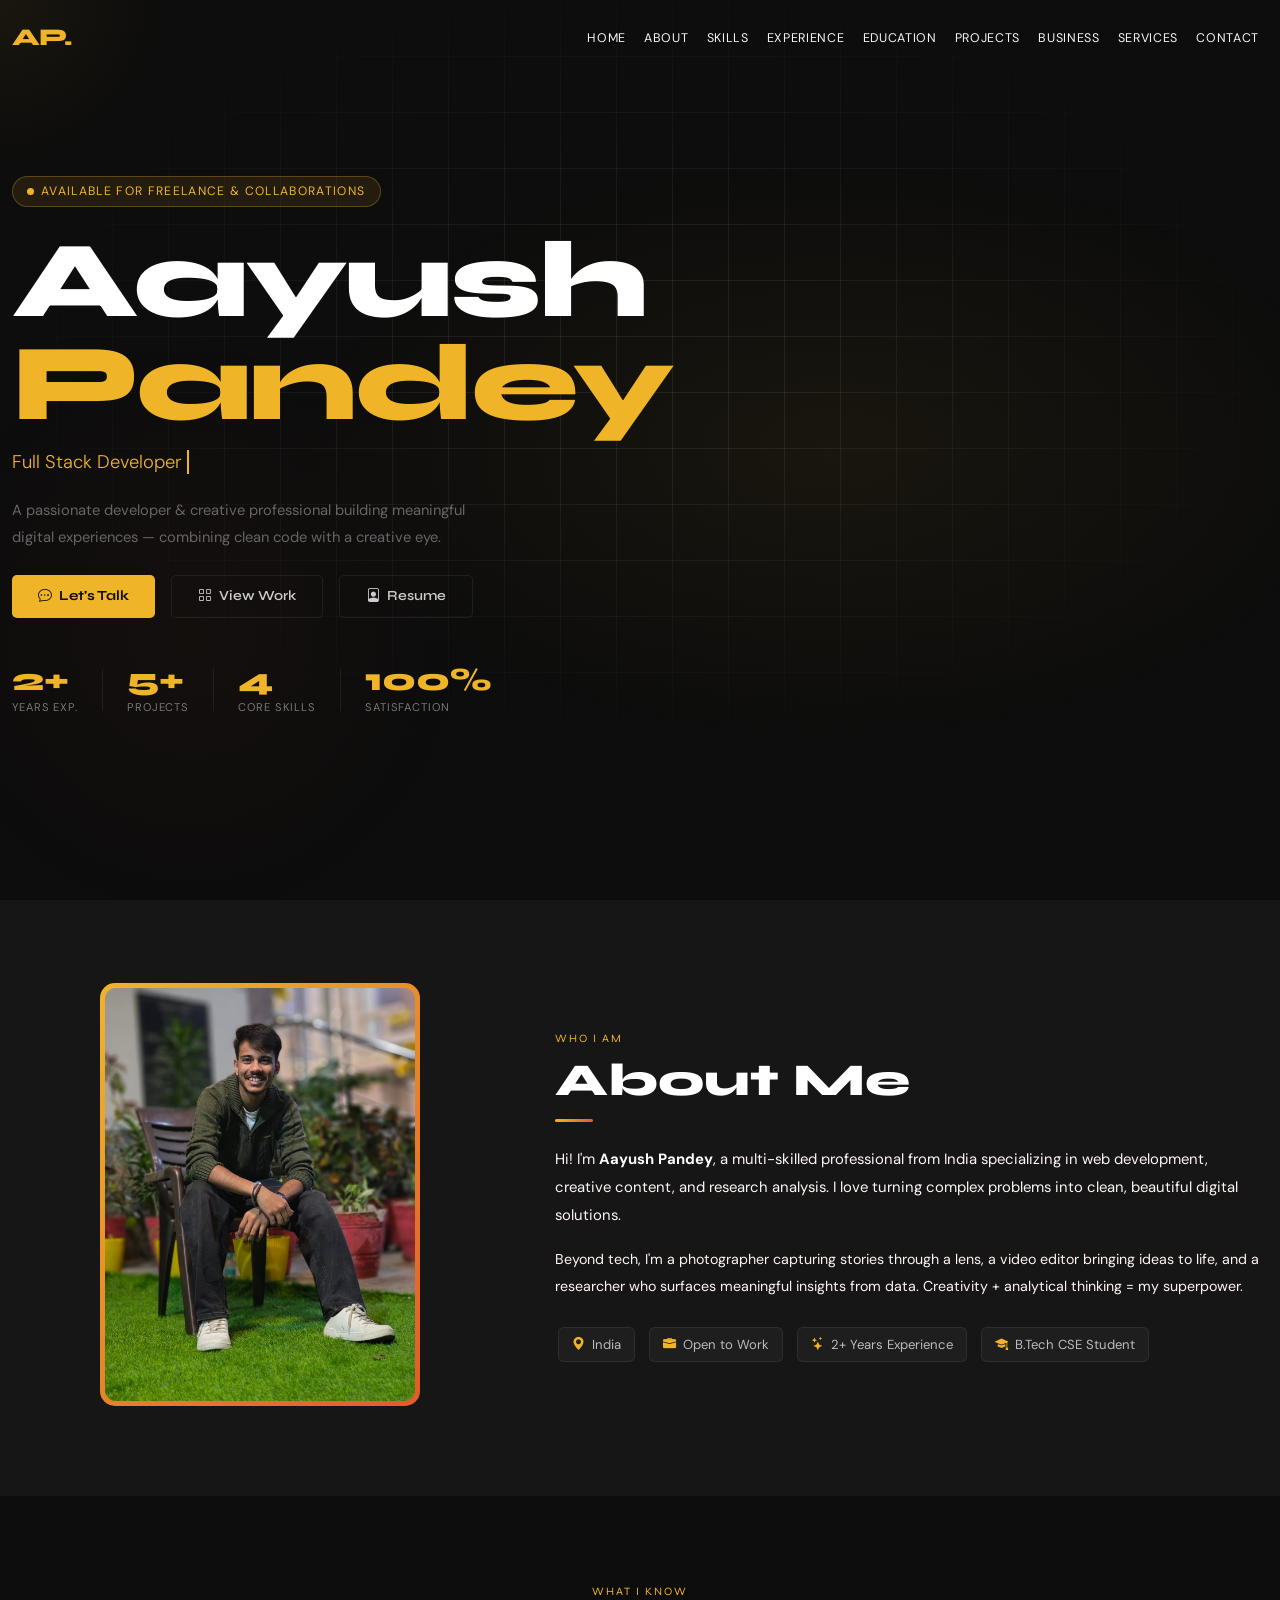
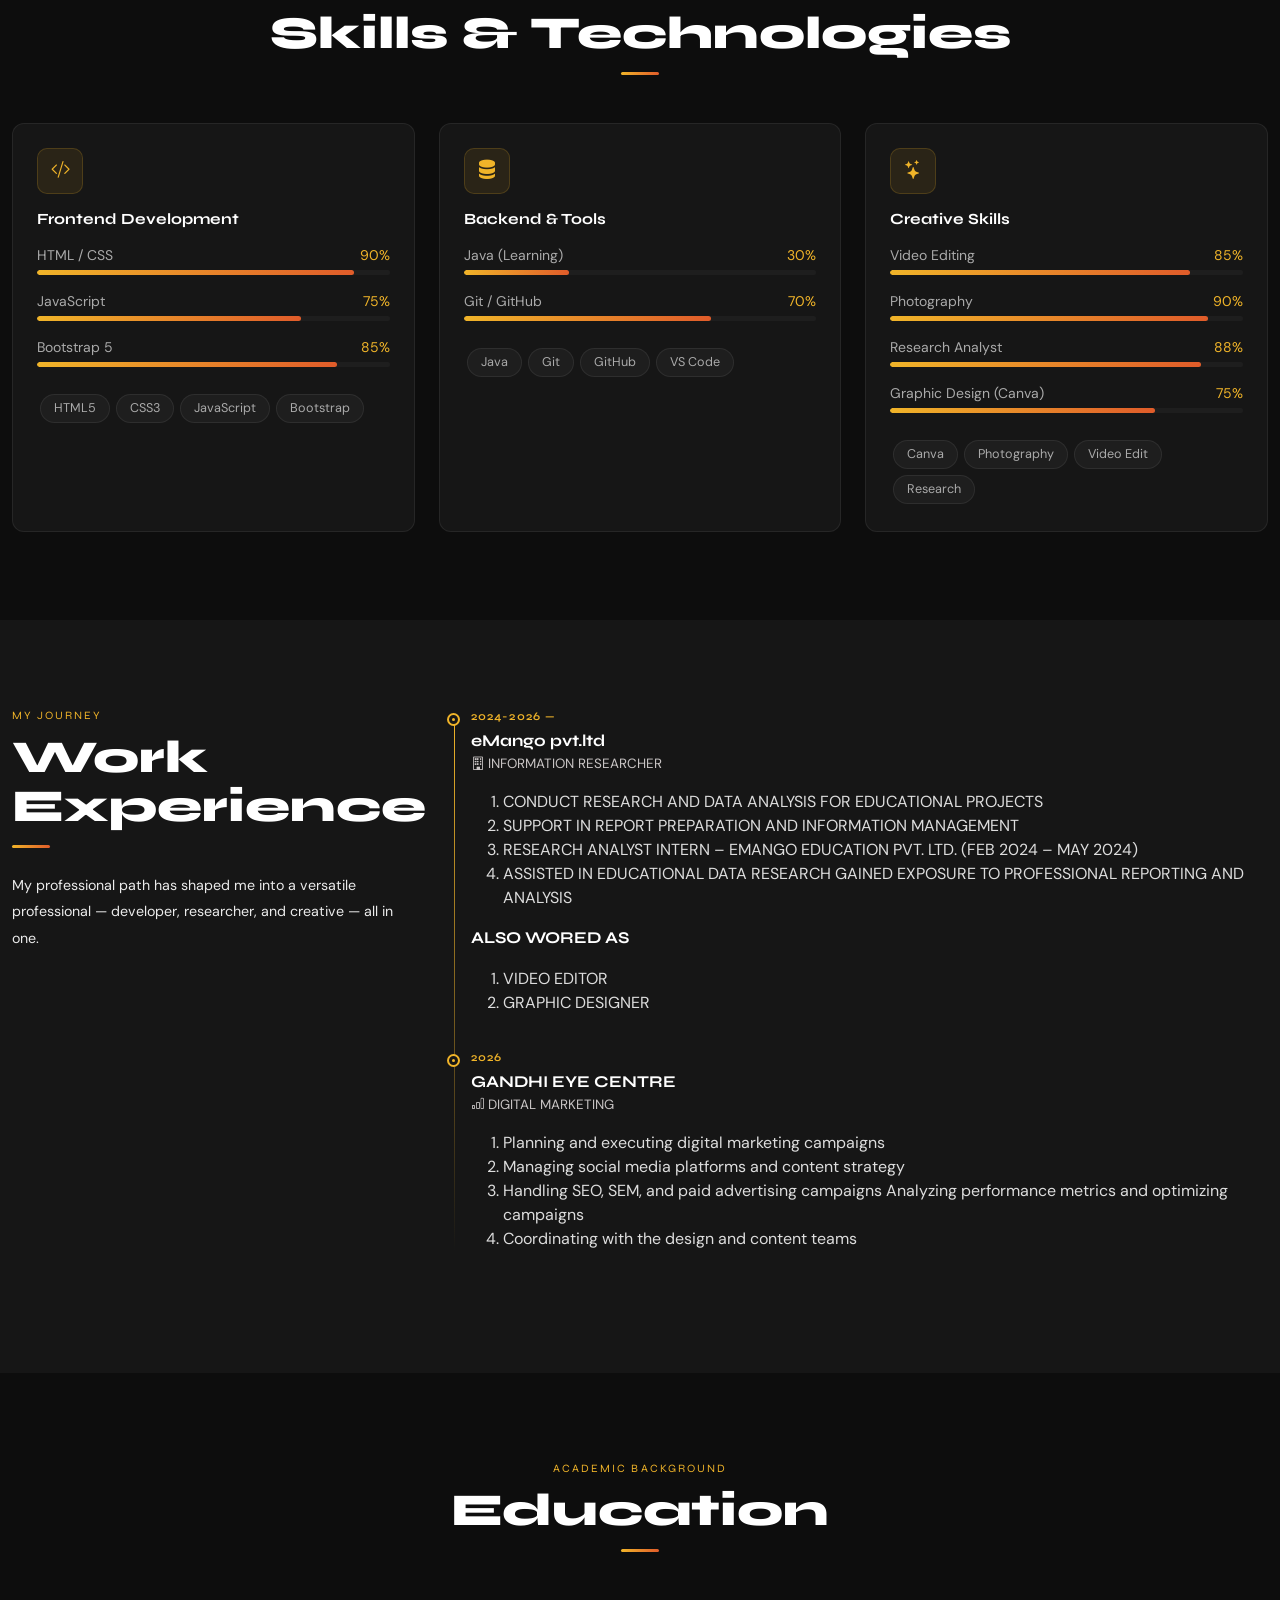
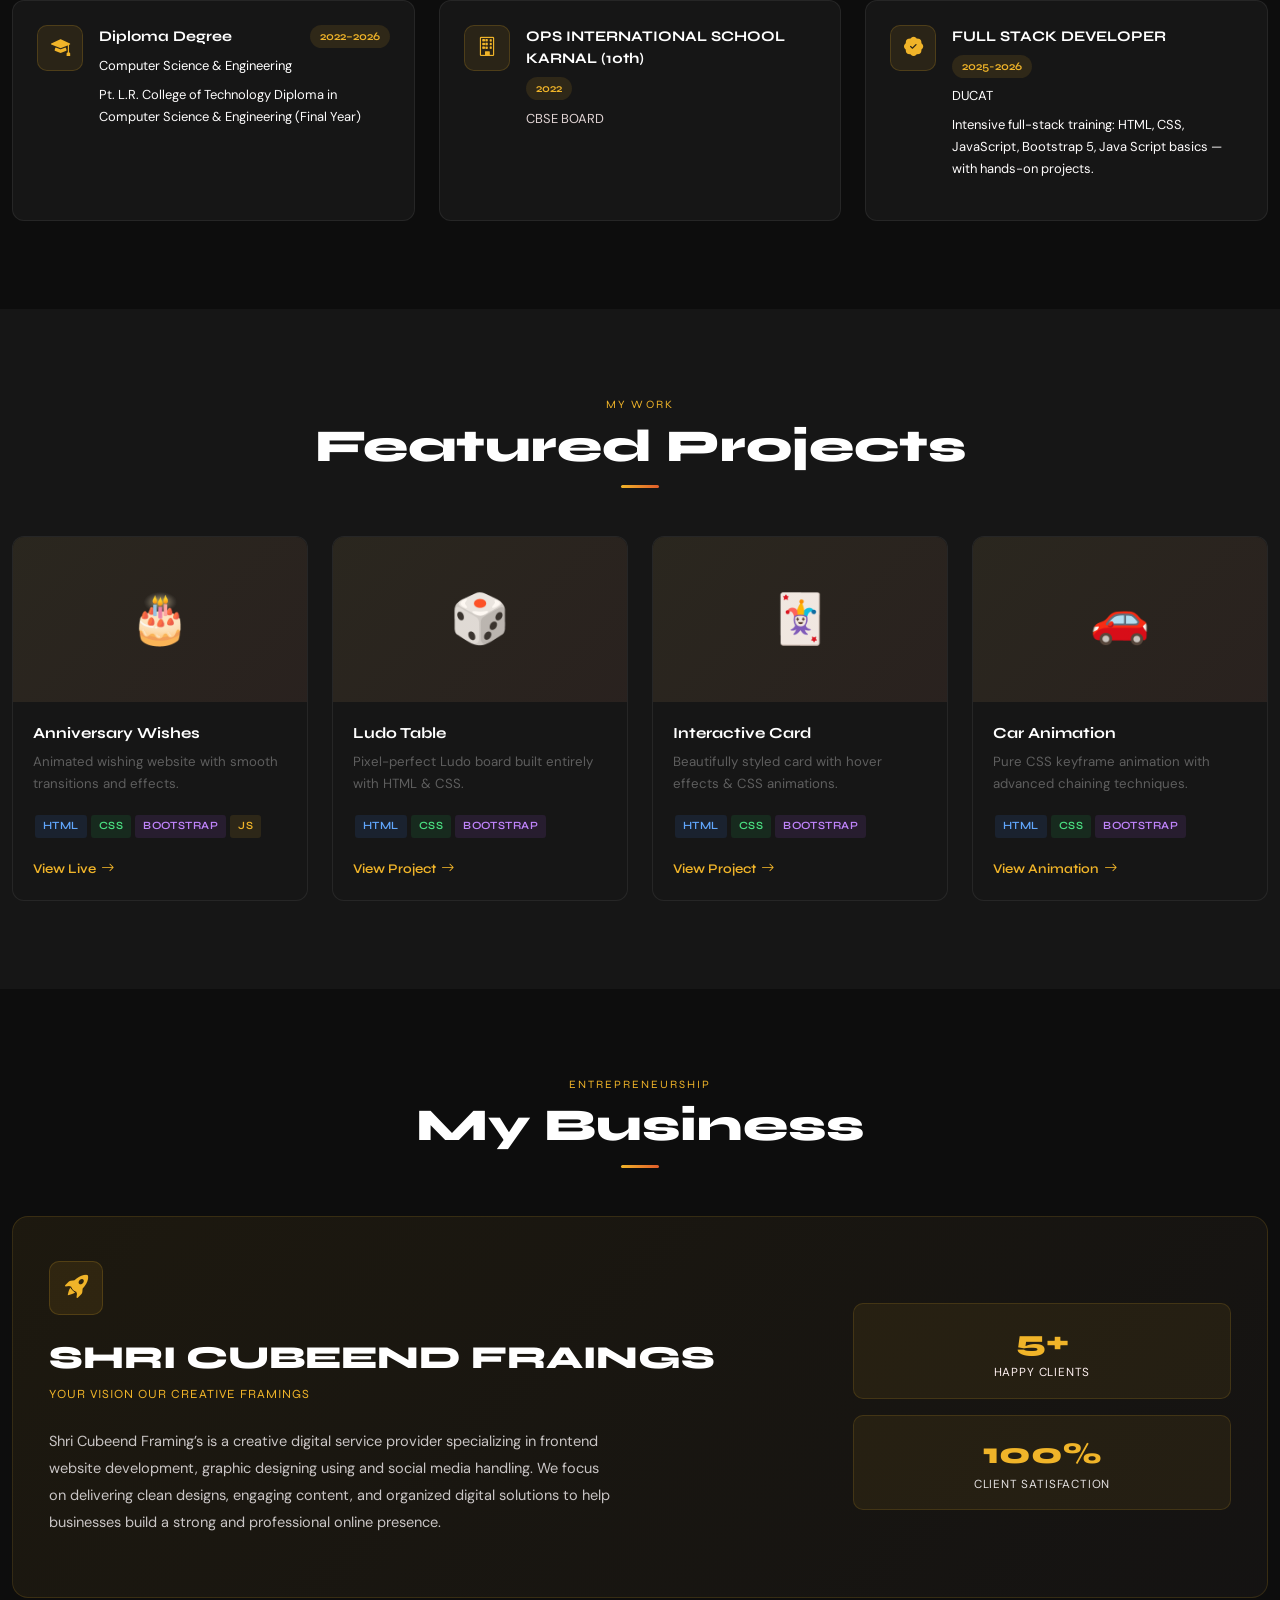
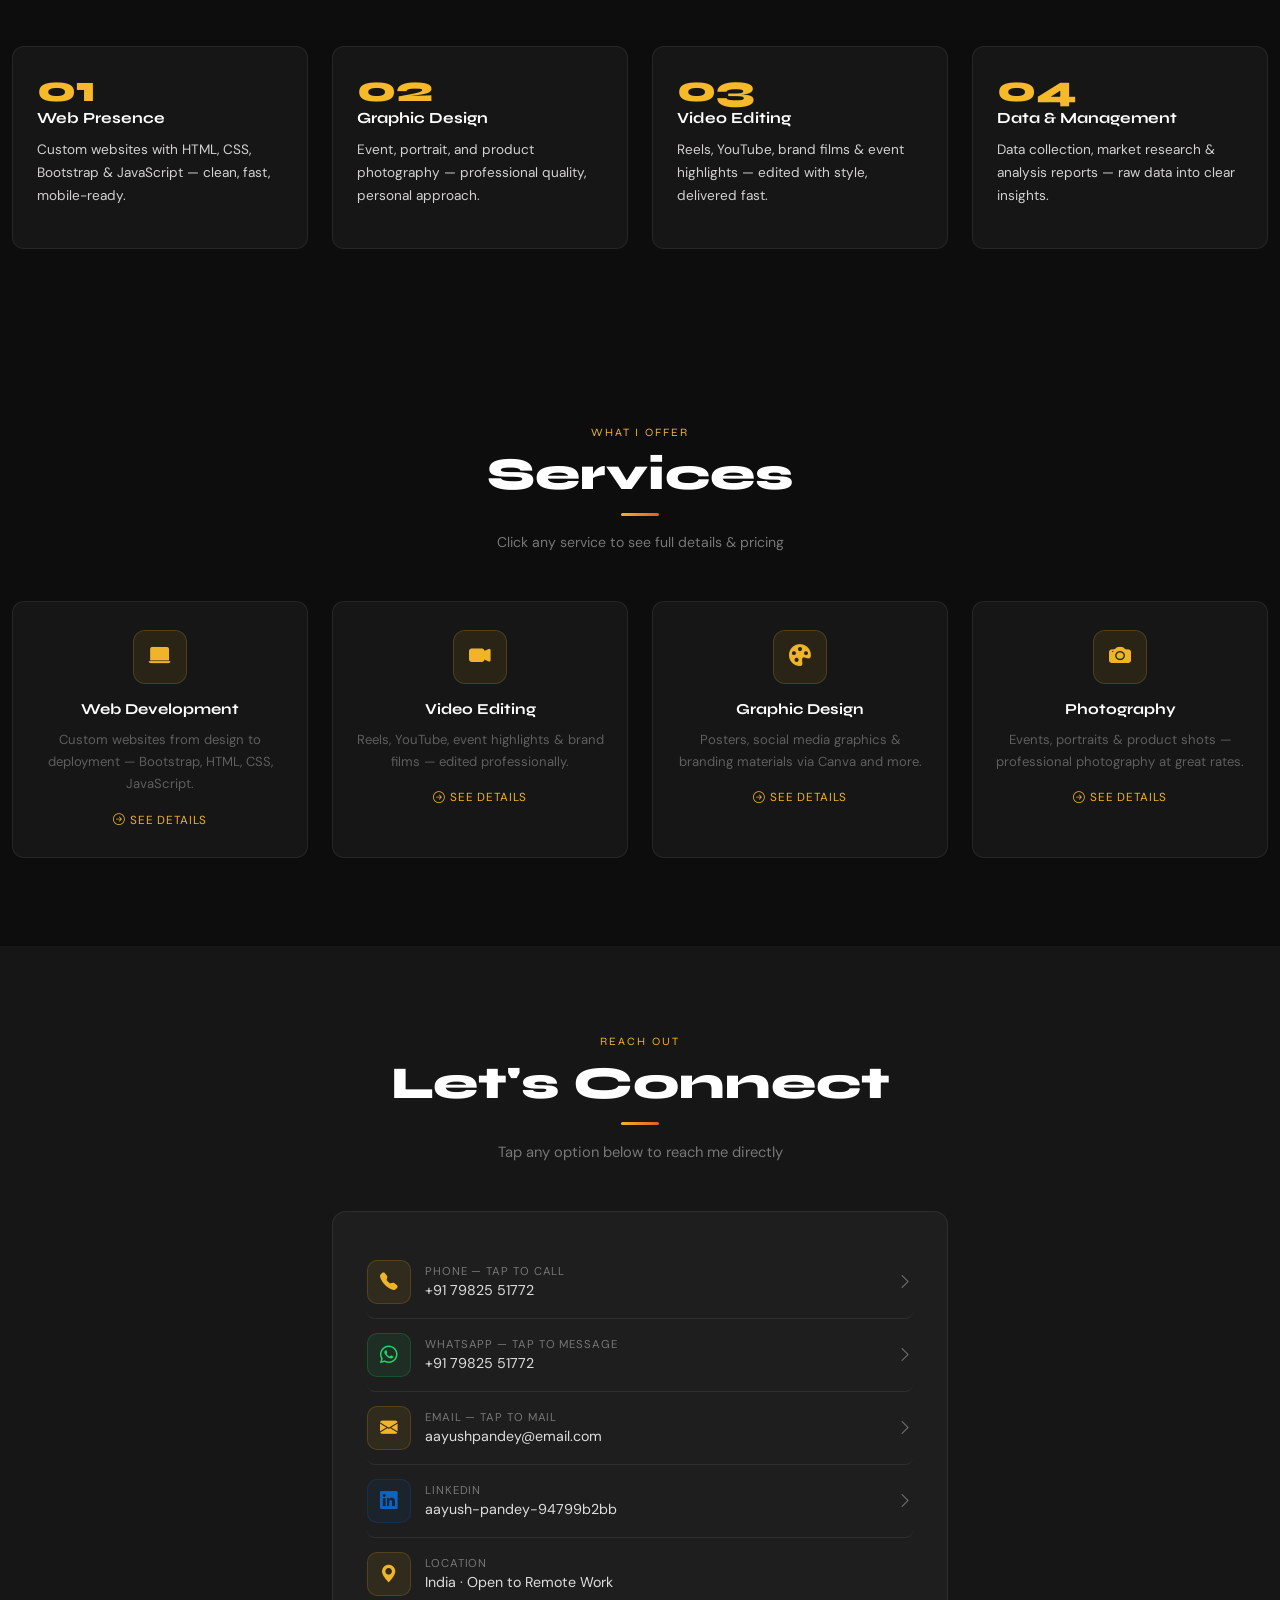
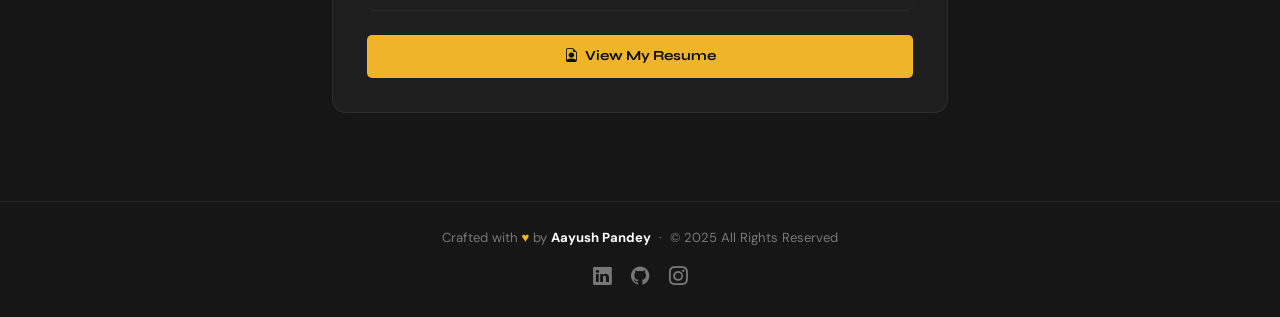
<file: index (1).html>
<!DOCTYPE html>
<html lang="en">
<head>
  <meta charset="UTF-8" />
  <meta name="viewport" content="width=device-width, initial-scale=1.0" />

  <!-- ─── SEO META ─── -->
  <title>Aayush Pandey | Full Stack Developer, Photographer & Creative Professional India</title>
  <meta name="description" content="Aayush Pandey is a Full Stack Developer, Research Analyst, Photographer and Video Editor based in India. Available for freelance web development, photography, video editing and research projects." />
  <meta name="keywords" content="Aayush Pandey, Full Stack Developer India, Web Developer India, Freelance Photographer India, Video Editor India, Research Analyst, Bootstrap Developer, Portfolio India" />
  <meta name="author" content="Aayush Pandey" />
  <meta name="robots" content="index, follow" />
  <link rel="canonical" href="https://aayushpandey.dev/" />
  <meta property="og:type" content="website" />
  <meta property="og:title" content="Aayush Pandey | Developer & Creative Professional" />
  <meta property="og:description" content="Full Stack Developer, Photographer, Video Editor & Research Analyst. Building meaningful digital experiences from India." />
  <meta property="og:url" content="https://aayushpandey.dev/" />
  <meta property="og:image" content="port2.jpeg" />
  <meta name="twitter:card" content="summary_large_image" />
  <meta name="twitter:title" content="Aayush Pandey | Developer & Creative" />
  <meta name="twitter:description" content="Full Stack Developer, Photographer, Video Editor & Research Analyst based in India." />
  <script type="application/ld+json">{"@context":"https://schema.org","@type":"Person","name":"Aayush Pandey","url":"https://aayushpandey.dev","jobTitle":"Full Stack Developer","telephone":"+917982551772","email":"aayushpandey@email.com","address":{"@type":"PostalAddress","addressCountry":"IN"},"sameAs":["https://www.linkedin.com/in/aayush-pandey-94799b2bb/"],"knowsAbout":["Web Development","Photography","Video Editing","Research Analysis","Bootstrap","JavaScript"]}</script>

  <!-- Bootstrap 5 + Icons + Fonts (fully loaded for responsive grid & utilities) -->
  <link href="https://cdn.jsdelivr.net/npm/bootstrap@5.3.3/dist/css/bootstrap.min.css" rel="stylesheet" />
  <link rel="stylesheet" href="https://cdn.jsdelivr.net/npm/bootstrap-icons@1.11.3/font/bootstrap-icons.min.css" />
  <link href="https://fonts.googleapis.com/css2?family=Syne:wght@400;600;700;800&family=DM+Sans:opsz,wght@9..40,300;9..40,400;9..40,500&display=swap" rel="stylesheet" />
  <link rel="stylesheet" href="a.css">
  <!-- tiny extra responsive overrides to ensure Bootstrap + existing CSS work harmoniously (no CSS changes, only ensuring container widths respect Bootstrap) -->
  <style>
    /* no visual change — just ensures Bootstrap container uses proper breakpoints and existing CSS remains untouched */
    .container { max-width: 1280px; }
    @media (max-width: 576px) {
      .hero-stats { justify-content: space-between; width: 100%; }
      .stat-sep { display: none; }
      .hero-stats .stat-sep:first-of-type { display: none; }
    }
    /* ensure images and cards respect fluidity without breaking original design */
    img { max-width: 100%; height: auto; }
    .c-card, .biz-hero, .ct-box { width: 100%; }
    .overlay-inner { width: 100%; }
    .tl { padding-left: 1.5rem; }
    @media (max-width: 768px) {
      .tl::before { left: 2px; }
      .tl-dot { left: -18px; }
    }
  </style>
</head>
<body>
<div id="cg" aria-hidden="true"></div>

<!-- NAVBAR -->
<nav id="navbar" role="navigation" aria-label="Main navigation">
  <div class="container">
    <div class="nav-inner">
      <a href="#home" class="nav-brand" aria-label="Aayush Pandey Portfolio">AP.</a>
      <div class="nav-links" role="menubar">
        <a href="#home">Home</a><a href="#about">About</a><a href="#skills">Skills</a>
        <a href="#experience">Experience</a><a href="#education">Education</a>
        <a href="#projects">Projects</a><a href="#business">Business</a>
        <!-- <a href="#achievements">Achievements</a> -->
        <a href="#services">Services</a>
        <a href="#contact">Contact</a>
      </div>
      <button id="ham-btn" aria-label="Toggle menu" aria-expanded="false"><i class="bi bi-list" id="ham-icon"></i></button>
    </div>
    <div id="mob-menu" role="menu">
      <a href="#home">Home</a><a href="#about">About</a><a href="#skills">Skills</a>
      <a href="#experience">Experience</a><a href="#education">Education</a>
      <a href="#projects">Projects</a><a href="#business">Business</a>
      <a href="#achievements">Achievements</a><a href="#services">Services</a>
      <a href="#contact">Contact</a>
    </div>
  </div>
</nav>

<!-- HERO -->
<section id="home" aria-label="Hero">
  <div class="hero-glow" aria-hidden="true"></div>
  <div class="hero-grid" aria-hidden="true"></div>
  <div class="container position-relative" style="z-index:1">
    <div class="row">
      <div class="col-xl-8 col-lg-10 col-12">
        <div class="hero-tag fu"><span></span>Available for Freelance &amp; Collaborations</div>
        <h1 class="hero-name fu fd1">Aayush<br><em>Pandey</em></h1>
        <p class="hero-role fu fd2"><span id="typing-text"></span><span style="border-right:2px solid var(--ac);animation:pulse 1s infinite;">&nbsp;</span></p>
        <p class="hero-desc fu fd2">A passionate developer &amp; creative professional building meaningful digital experiences — combining clean code with a creative eye.</p>
        <div class="d-flex flex-wrap gap-3 mt-4 fu fd3">
          <a href="#contact" class="btn-gold"><i class="bi bi-chat-dots"></i>Let's Talk</a>
          <a href="#projects" class="btn-ghost"><i class="bi bi-grid"></i>View Work</a>
          <button class="btn-ghost" data-bs-toggle="modal" data-bs-target="#resumeModal"><i class="bi bi-file-person"></i>Resume</button>
        </div>
        <div class="hero-stats fu d-flex flex-wrap align-items-center gap-3 gap-md-4">
          <div><div class="stat-val">2+</div><div class="stat-lbl">Years Exp.</div></div>
          <div class="stat-sep d-none d-sm-block"></div>
          <div><div class="stat-val">5+</div><div class="stat-lbl">Projects</div></div>
          <div class="stat-sep d-none d-sm-block"></div>
          <div><div class="stat-val">4</div><div class="stat-lbl">Core Skills</div></div>
          <div class="stat-sep d-none d-sm-block"></div>
          <div><div class="stat-val">100%</div><div class="stat-lbl">Satisfaction</div></div>
        </div>
      </div>
    </div>
  </div>
</section>

<!-- ABOUT -->
<section id="about" aria-labelledby="about-h">
  <div class="container">
    <div class="row align-items-center g-5">
      <div class="col-lg-5 col-md-6 text-center fu">
        <div class="about-frame mx-auto w-100">
          <img src="./image/maine imagee 1.jpeg" alt="Aayush Pandey — Full Stack Developer" class="img-fluid" loading="lazy">
        </div>
      </div>
      <div class="col-lg-7 col-md-6">
        <span class="s-label fu">Who I Am</span>
        <h2 class="s-title fu fd1" id="about-h">About Me</h2>
        <div class="s-line fu fd1"></div>
        <p class="mt-4 fu fd2" style="color:#fff6f6;line-height:1.88;font-size:.93rem;">Hi! I'm <strong style="color:#fff;">Aayush Pandey</strong>, a multi-skilled professional from India specializing in web development, creative content, and research analysis. I love turning complex problems into clean, beautiful digital solutions.</p>
        <p class="mt-3 fu fd2" style="color:#fff3f3;line-height:1.88;font-size:.89rem;">Beyond tech, I'm a photographer capturing stories through a lens, a video editor bringing ideas to life, and a researcher who surfaces meaningful insights from data. Creativity + analytical thinking = my superpower.</p>
        <div class="mt-4 fu fd3 d-flex flex-wrap gap-2">
          <span class="info-chip"><i class="bi bi-geo-alt-fill"></i>India</span>
          <span class="info-chip"><i class="bi bi-briefcase-fill"></i>Open to Work</span>
          <span class="info-chip"><i class="bi bi-stars"></i>2+ Years Experience</span>
          <span class="info-chip"><i class="bi bi-mortarboard-fill"></i>B.Tech CSE Student</span>
        </div>
      </div>
    </div>
  </div>
</section>

<!-- SKILLS -->
<section id="skills" aria-labelledby="skills-h">
  <div class="container">
    <div class="text-center mb-5 fu">
      <span class="s-label">What I Know</span>
      <h2 class="s-title" id="skills-h">Skills &amp; Technologies</h2>
      <div class="s-line mx-auto"></div>
    </div>
    <div class="row g-4">
      <div class="col-md-6 col-lg-4 fu">
        <div class="c-card p-4 h-100">
          <div class="icon-box mb-3"><i class="bi bi-code-slash"></i></div>
          <h3 style="font-family:'Syne',sans-serif;font-weight:700;color:#fff;font-size:.97rem;margin-bottom:16px;">Frontend Development</h3>
          <div class="mb-3"><div class="d-flex justify-content-between mb-1"><small style="color:#aaa;">HTML / CSS</small><small style="color:var(--ac);">90%</small></div><div class="pb-wrap"><div class="pb-fill" data-w="90"></div></div></div>
          <div class="mb-3"><div class="d-flex justify-content-between mb-1"><small style="color:#aaa;">JavaScript</small><small style="color:var(--ac);">75%</small></div><div class="pb-wrap"><div class="pb-fill" data-w="75"></div></div></div>
          <div class="mb-4"><div class="d-flex justify-content-between mb-1"><small style="color:#aaa;">Bootstrap 5</small><small style="color:var(--ac);">85%</small></div><div class="pb-wrap"><div class="pb-fill" data-w="85"></div></div></div>
          <div><span class="skill-pill">HTML5</span><span class="skill-pill">CSS3</span><span class="skill-pill">JavaScript</span><span class="skill-pill">Bootstrap</span></div>
        </div>
      </div>
      <div class="col-md-6 col-lg-4 fu fd1">
        <div class="c-card p-4 h-100">
          <div class="icon-box mb-3"><i class="bi bi-server"></i></div>
          <h3 style="font-family:'Syne',sans-serif;font-weight:700;color:#fff;font-size:.97rem;margin-bottom:16px;">Backend &amp; Tools</h3>
          <div class="mb-3"><div class="d-flex justify-content-between mb-1"><small style="color:#aaa;">Java (Learning)</small><small style="color:var(--ac);">30%</small></div><div class="pb-wrap"><div class="pb-fill" data-w="30"></div></div></div>
          <div class="mb-4"><div class="d-flex justify-content-between mb-1"><small style="color:#aaa;">Git / GitHub</small><small style="color:var(--ac);">70%</small></div><div class="pb-wrap"><div class="pb-fill" data-w="70"></div></div></div>
          <div><span class="skill-pill">Java</span><span class="skill-pill">Git</span><span class="skill-pill">GitHub</span><span class="skill-pill">VS Code</span></div>
        </div>
      </div>
      <div class="col-md-6 col-lg-4 fu fd2">
        <div class="c-card p-4 h-100">
          <div class="icon-box mb-3"><i class="bi bi-stars"></i></div>
          <h3 style="font-family:'Syne',sans-serif;font-weight:700;color:#fff;font-size:.97rem;margin-bottom:16px;">Creative Skills</h3>
          <div class="mb-3"><div class="d-flex justify-content-between mb-1"><small style="color:#aaa;">Video Editing</small><small style="color:var(--ac);">85%</small></div><div class="pb-wrap"><div class="pb-fill" data-w="85"></div></div></div>
          <div class="mb-3"><div class="d-flex justify-content-between mb-1"><small style="color:#aaa;">Photography</small><small style="color:var(--ac);">90%</small></div><div class="pb-wrap"><div class="pb-fill" data-w="90"></div></div></div>
          <div class="mb-3"><div class="d-flex justify-content-between mb-1"><small style="color:#aaa;">Research Analyst</small><small style="color:var(--ac);">88%</small></div><div class="pb-wrap"><div class="pb-fill" data-w="88"></div></div></div>
          <div class="mb-4"><div class="d-flex justify-content-between mb-1"><small style="color:#aaa;">Graphic Design (Canva)</small><small style="color:var(--ac);">75%</small></div><div class="pb-wrap"><div class="pb-fill" data-w="75"></div></div></div>
          <div><span class="skill-pill">Canva</span><span class="skill-pill">Photography</span><span class="skill-pill">Video Edit</span><span class="skill-pill">Research</span></div>
        </div>
      </div>
    </div>
  </div>
</section>

<!-- EXPERIENCE -->
<section id="experience" aria-labelledby="exp-h">
  <div class="container">
    <div class="row g-5">
      <div class="col-lg-4 col-md-12 fu">
        <span class="s-label">My Journey</span>
        <h2 class="s-title" id="exp-h">Work Experience</h2>
        <div class="s-line"></div>
        <p class="mt-4" style="color:#ebebeb;font-size:.89rem;line-height:1.85;">My professional path has shaped me into a versatile professional — developer, researcher, and creative — all in one.</p>
      </div>
      <div class="col-lg-8 col-md-12 fu fd1">
        <div class="tl">
          <div class="tl-item">
            <div class="tl-dot"></div>
            <div class="tl-date">2024-2026 — </div>
            <div class="tl-role">eMango pvt.ltd </div>
            <div class="tl-co" style="color: #c9c5c5;"><i class="bi bi-building me-1"></i>INFORMATION RESEARCHER</div>
            <p class="tl-desc"><ol>
                <li>CONDUCT RESEARCH AND DATA ANALYSIS FOR
EDUCATIONAL PROJECTS
</li>
<li>SUPPORT IN REPORT PREPARATION AND INFORMATION
MANAGEMENT</li>
<li>RESEARCH ANALYST INTERN – EMANGO EDUCATION PVT.
LTD. (FEB 2024 – MAY 2024)
</li>
<li>ASSISTED IN EDUCATIONAL DATA RESEARCH
GAINED EXPOSURE TO PROFESSIONAL REPORTING AND
ANALYSIS
</li>
            </ol></p>
             <div class="tl-role">ALSO WORED AS </div>
             <p class="tl-desc"><ol>
            <LI>VIDEO EDITOR</LI>
            <LI>GRAPHIC DESIGNER</LI>
            
            </ol></p>
          </div>
          <div class="tl-item">
            <div class="tl-dot"></div>
            <div class="tl-date">2026</div>
            <div class="tl-role">GANDHI EYE CENTRE</div>
            <div class="tl-co" style="color: #c9c5c5;"><i class="bi bi-bar-chart me-1"></i>DIGITAL MARKETING</div>
            <p class="tl-desc"><OL>
                <LI>Planning and executing digital marketing campaigns </LI>
                <LI>Managing social media platforms and content strategy </LI>
                <LI> Handling SEO, SEM, and paid advertising campaigns 
Analyzing performance metrics and optimizing campaigns </LI>
<LI>Coordinating with the design and content teams 
</LI>
            </OL></p>
          </div>
          
        </div>
      </div>
    </div>
  </div>
</section>

<!-- EDUCATION -->
<section id="education" aria-labelledby="edu-h">
  <div class="container">
    <div class="text-center mb-5 fu">
      <span class="s-label">Academic Background</span>
      <h2 class="s-title" id="edu-h">Education</h2>
      <div class="s-line mx-auto"></div>
    </div>
    <div class="row g-4">
      <div class="col-md-6 col-lg-4 fu">
        <div class="c-card p-4 h-100">
          <div class="d-flex align-items-start gap-3">
            <div class="icon-box"><i class="bi bi-mortarboard-fill"></i></div>
            <div class="flex-grow-1">
              <div class="d-flex justify-content-between align-items-start flex-wrap gap-2 mb-2"><strong style="color:#fff;font-family:'Syne',sans-serif;font-size:.92rem;">Diploma Degree</strong><span class="edu-year">2022–2026</span></div>
              <div style="font-size:.81rem;color:white;">Computer Science &amp; Engineering</div>
              <p class="mt-2" style="font-size:.81rem;color:#fcfbfb;line-height:1.7;">Pt. L.R. College of Technology
Diploma in Computer Science &
Engineering (Final Year)
</p>
            </div>
          </div>
        </div>
      </div>
      <div class="col-md-6 col-lg-4 fu fd1">
        <div class="c-card p-4 h-100">
          <div class="d-flex align-items-start gap-3">
            <div class="icon-box"><i class="bi bi-building"></i></div>
            <div class="flex-grow-1">
              <div class="d-flex justify-content-between align-items-start flex-wrap gap-2 mb-2"><strong style="color:#fff;font-family:'Syne',sans-serif;font-size:.92rem;">OPS INTERNATIONAL SCHOOL KARNAL (10th)</strong><span class="edu-year">2022</span></div>
              <p class="mt-2" style="font-size:.81rem;color:#e0d3d3;line-height:1.7;">CBSE BOARD</p>
            </div>
          </div>
        </div>
      </div>
      <div class="col-md-6 col-lg-4 fu fd2">
        <div class="c-card p-4 h-100">
          <div class="d-flex align-items-start gap-3">
            <div class="icon-box"><i class="bi bi-patch-check-fill"></i></div>
            <div class="flex-grow-1">
              <div class="d-flex justify-content-between align-items-start flex-wrap gap-2 mb-2"><strong style="color:#fff;font-family:'Syne',sans-serif;font-size:.92rem;">FULL STACK DEVELOPER</strong><span class="edu-year">2025-2026</span></div>
              <div style="font-size:.81rem;color: #fff;">DUCAT</div>
              <p class="mt-2" style="font-size:.81rem;color:#fffdfd;line-height:1.7;">Intensive full-stack training: HTML, CSS, JavaScript, Bootstrap 5, Java Script basics — with hands-on projects.</p>
            </div>
          </div>
        </div>
      </div>
    </div>
  </div>
</section>

<!-- PROJECTS (fully responsive using Bootstrap grid) -->
<section id="projects" aria-labelledby="proj-h">
  <div class="container">
    <div class="text-center mb-5 fu">
      <span class="s-label">My Work</span>
      <h2 class="s-title" id="proj-h">Featured Projects</h2>
      <div class="s-line mx-auto"></div>
    </div>
    <div class="row g-4">
      <div class="col-sm-6 col-lg-3 col-12 fu"><div class="c-card h-100"><div class="proj-thumb" aria-hidden="true">🎂</div><div class="proj-body"><div class="proj-title">Anniversary Wishes</div><p class="proj-desc">Animated wishing website with smooth transitions and effects.</p><div class="my-3"><span class="tag tag-b">HTML</span><span class="tag tag-g">CSS</span><span class="tag tag-p">Bootstrap</span><span class="tag tag-y">JS</span></div><a href="https://aayush903.github.io/anniversarywishes/" target="_blank" rel="noopener" class="proj-link">View Live <i class="bi bi-arrow-right"></i></a></div></div></div>
      <div class="col-sm-6 col-lg-3 col-12 fu fd1"><div class="c-card h-100"><div class="proj-thumb" aria-hidden="true">🎲</div><div class="proj-body"><div class="proj-title">Ludo Table</div><p class="proj-desc">Pixel-perfect Ludo board built entirely with HTML &amp; CSS.</p><div class="my-3"><span class="tag tag-b">HTML</span><span class="tag tag-g">CSS</span><span class="tag tag-p">Bootstrap</span></div><a href="./pages/ludo.html" class="proj-link">View Project <i class="bi bi-arrow-right"></i></a></div></div></div>
      <div class="col-sm-6 col-lg-3 col-12 fu fd2"><div class="c-card h-100"><div class="proj-thumb" aria-hidden="true">🃏</div><div class="proj-body"><div class="proj-title">Interactive Card</div><p class="proj-desc">Beautifully styled card with hover effects &amp; CSS animations.</p><div class="my-3"><span class="tag tag-b">HTML</span><span class="tag tag-g">CSS</span><span class="tag tag-p">Bootstrap</span></div><a href="./pages/webseit.html" class="proj-link">View Project <i class="bi bi-arrow-right"></i></a></div></div></div>
      <div class="col-sm-6 col-lg-3 col-12 fu fd3"><div class="c-card h-100"><div class="proj-thumb" aria-hidden="true">🚗</div><div class="proj-body"><div class="proj-title">Car Animation</div><p class="proj-desc">Pure CSS keyframe animation with advanced chaining techniques.</p><div class="my-3"><span class="tag tag-b">HTML</span><span class="tag tag-g">CSS</span><span class="tag tag-p">Bootstrap</span></div><a href="./pages/caranimation.html" class="proj-link">View Animation <i class="bi bi-arrow-right"></i></a></div></div></div>
    </div>
  </div>
</section>

<!-- BUSINESS -->
<section id="business" aria-labelledby="biz-h">
  <div class="container">
    <div class="text-center mb-5 fu">
      <span class="s-label">Entrepreneurship</span>
      <h2 class="s-title" id="biz-h">My Business</h2>
      <div class="s-line mx-auto"></div>
    </div>
    <div class="biz-hero fu mb-5">
      <div class="row align-items-center g-4">
        <div class="col-lg-8 col-md-7">
          <div class="icon-box mb-4" style="width:54px;height:54px;font-size:1.45rem;"><i class="bi bi-rocket-takeoff-fill"></i></div>
          <h3 style="font-family:'Syne',sans-serif;font-weight:800;color:#fff;font-size:clamp(1.45rem,3vw,2rem);line-height:1.2;">SHRI CUBEEND FRAINGS</h3>
          <p style="color:var(--ac);font-size:.78rem;letter-spacing:.08em;text-transform:uppercase;font-family:'Syne',sans-serif;margin-top:6px;">YOUR VISION OUR CREATIVE FRAMINGS</p>
          <p class="mt-4" style="color:#c9c5c5;font-size:.91rem;line-height:1.87;max-width:570px;">Shri Cubeend Framing’s is a creative digital service provider specializing in frontend website development, graphic designing using and social media handling. We focus on delivering clean designs, engaging content, and organized digital solutions to help businesses build a strong and professional online presence.</p>
        </div>
        <div class="col-lg-4 col-md-5">
          <div class="row g-3">
            <div class="col-6 col-lg-12"><div style="background:rgba(240,180,41,.07);border:1px solid rgba(240,180,41,.14);border-radius:10px;padding:16px;text-align:center;"><div style="font-family:'Syne',sans-serif;font-size:1.85rem;font-weight:800;color:var(--ac);">5+</div><div style="font-size:.73rem;color:#fff1f1;text-transform:uppercase;letter-spacing:.07em;">Happy Clients</div></div></div>
            <div class="col-6 col-lg-12"><div style="background:rgba(240,180,41,.07);border:1px solid rgba(240,180,41,.14);border-radius:10px;padding:16px;text-align:center;"><div style="font-family:'Syne',sans-serif;font-size:1.85rem;font-weight:800;color:var(--ac);">100%</div><div style="font-size:.73rem;color:#e4e1e1;text-transform:uppercase;letter-spacing:.07em;">Client Satisfaction</div></div></div>
          </div>
        </div>
      </div>
    </div>
    <div class="row g-4">
      <div class="col-sm-6 col-lg-3 col-12 fu"><div class="c-card p-4 h-100"><div class="offer-num" style="color: #f6b92a;">01</div><div class="offer-title">Web Presence</div><p class="offer-desc">Custom websites with HTML, CSS, Bootstrap &amp; JavaScript — clean, fast, mobile-ready.</p></div></div>
      <div class="col-sm-6 col-lg-3 col-12 fu fd1"><div class="c-card p-4 h-100"><div class="offer-num" style="color: #f6b92a">02</div><div class="offer-title">Graphic Design</div><p class="offer-desc">Event, portrait, and product photography — professional quality, personal approach.</p></div></div>
      <div class="col-sm-6 col-lg-3 col-12 fu fd2"><div class="c-card p-4 h-100"><div class="offer-num" style="color: #f6b92a">03</div><div class="offer-title">Video Editing</div><p class="offer-desc">Reels, YouTube, brand films &amp; event highlights — edited with style, delivered fast.</p></div></div>
      <div class="col-sm-6 col-lg-3 col-12 fu fd3"><div class="c-card p-4 h-100"><div class="offer-num" style="color: #f6b92a">04</div><div class="offer-title">Data &amp; Management</div><p class="offer-desc">Data collection, market research &amp; analysis reports — raw data into clear insights.</p></div></div>
    </div>
  </div>
</section>

<!-- SERVICES -->
<section id="services" aria-labelledby="svc-h">
  <div class="container">
    <div class="text-center mb-5 fu">
      <span class="s-label">What I Offer</span>
      <h2 class="s-title" id="svc-h">Services</h2>
      <div class="s-line mx-auto"></div>
      <p class="mt-3" style="color:var(--mt);font-size:.88rem;">Click any service to see full details &amp; pricing</p>
    </div>
    <div class="row g-4">
      <div class="col-sm-6 col-lg-3 col-12 fu"><div class="c-card svc-card h-100" onclick="openOv('svc-ov')" role="button" tabindex="0"><div class="svc-icon"><i class="bi bi-laptop-fill"></i></div><div class="svc-title">Web Development</div><p class="svc-desc">Custom websites from design to deployment — Bootstrap, HTML, CSS, JavaScript.</p><div class="svc-hint"><i class="bi bi-arrow-right-circle"></i>See details</div></div></div>
      <div class="col-sm-6 col-lg-3 col-12 fu fd1"><div class="c-card svc-card h-100" onclick="openOv('svc-ov')" role="button" tabindex="0"><div class="svc-icon"><i class="bi bi-camera-video-fill"></i></div><div class="svc-title">Video Editing</div><p class="svc-desc">Reels, YouTube, event highlights &amp; brand films — edited professionally.</p><div class="svc-hint"><i class="bi bi-arrow-right-circle"></i>See details</div></div></div>
      <div class="col-sm-6 col-lg-3 col-12 fu fd2"><div class="c-card svc-card h-100" onclick="openOv('svc-ov')" role="button" tabindex="0"><div class="svc-icon"><i class="bi bi-palette-fill"></i></div><div class="svc-title">Graphic Design</div><p class="svc-desc">Posters, social media graphics &amp; branding materials via Canva and more.</p><div class="svc-hint"><i class="bi bi-arrow-right-circle"></i>See details</div></div></div>
      <div class="col-sm-6 col-lg-3 col-12 fu fd3"><div class="c-card svc-card h-100" onclick="openOv('svc-ov')" role="button" tabindex="0"><div class="svc-icon"><i class="bi bi-camera-fill"></i></div><div class="svc-title">Photography</div><p class="svc-desc">Events, portraits &amp; product shots — professional photography at great rates.</p><div class="svc-hint"><i class="bi bi-arrow-right-circle"></i>See details</div></div></div>
    </div>
  </div>
</section>

<!-- CONTACT -->
<section id="contact" aria-labelledby="ct-h">
  <div class="container">
    <div class="text-center mb-5 fu">
      <span class="s-label">Reach Out</span>
      <h2 class="s-title" id="ct-h">Let's Connect</h2>
      <div class="s-line mx-auto"></div>
      <p class="mt-3" style="color:var(--mt);font-size:.92rem;">Tap any option below to reach me directly</p>
    </div>
    <div class="row justify-content-center">
      <div class="col-lg-6 col-md-8 col-12 fu">
        <div class="ct-box">
          <a href="tel:+917982551772" class="ct-item" aria-label="Call Aayush Pandey on +917982551772">
            <div class="ct-icon"><i class="bi bi-telephone-fill"></i></div>
            <div class="flex-grow-1"><div class="ct-lbl">Phone — Tap to Call</div><div class="ct-val">+91 79825 51772</div></div>
            <i class="bi bi-chevron-right" style="color:var(--mt);flex-shrink:0;"></i>
          </a>
          <a href="https://wa.me/917982551772?text=Hi%20Aayush!%20I%20saw%20your%20portfolio%20and%20would%20like%20to%20connect." target="_blank" rel="noopener" class="ct-item" aria-label="Chat on WhatsApp">
            <div class="ct-icon" style="color:#25d366;background:rgba(37,211,102,.09);border-color:rgba(37,211,102,.2);"><i class="bi bi-whatsapp"></i></div>
            <div class="flex-grow-1"><div class="ct-lbl">WhatsApp — Tap to Message</div><div class="ct-val">+91 79825 51772</div></div>
            <i class="bi bi-chevron-right" style="color:var(--mt);flex-shrink:0;"></i>
          </a>
          <a href="mailto:aayushpandey@email.com?subject=Portfolio%20Enquiry" class="ct-item" aria-label="Email Aayush Pandey">
            <div class="ct-icon"><i class="bi bi-envelope-fill"></i></div>
            <div class="flex-grow-1"><div class="ct-lbl">Email — Tap to Mail</div><div class="ct-val">aayushpandey@email.com</div></div>
            <i class="bi bi-chevron-right" style="color:var(--mt);flex-shrink:0;"></i>
          </a>
          <a href="https://www.linkedin.com/in/aayush-pandey-94799b2bb/" target="_blank" rel="noopener" class="ct-item" aria-label="LinkedIn Profile">
            <div class="ct-icon" style="color:#0a66c2;background:rgba(10,102,194,.09);border-color:rgba(10,102,194,.2);"><i class="bi bi-linkedin"></i></div>
            <div class="flex-grow-1"><div class="ct-lbl">LinkedIn</div><div class="ct-val">aayush-pandey-94799b2bb</div></div>
            <i class="bi bi-chevron-right" style="color:var(--mt);flex-shrink:0;"></i>
          </a>
          <div class="ct-item" style="cursor:default;">
            <div class="ct-icon"><i class="bi bi-geo-alt-fill"></i></div>
            <div class="flex-grow-1"><div class="ct-lbl">Location</div><div class="ct-val">India · Open to Remote Work</div></div>
          </div>
          <div class="mt-4">
            <button class="btn-gold w-100 justify-content-center" data-bs-toggle="modal" data-bs-target="#resumeModal">
              <i class="bi bi-file-earmark-person"></i>View My Resume
            </button>
          </div>
        </div>
      </div>
    </div>
  </div>
</section>

<!-- FOOTER -->
<footer>
  <div class="container">
    <p>Crafted with <span style="color:var(--ac);">♥</span> by <strong style="color:#fff;">Aayush Pandey</strong> &nbsp;·&nbsp; &copy; 2025 All Rights Reserved</p>
    <div class="ft-links mt-3">
      <a href="https://www.linkedin.com/in/aayush-pandey-94799b2bb/" target="_blank" rel="noopener" aria-label="LinkedIn"><i class="bi bi-linkedin"></i></a>
      <a href="#" aria-label="GitHub"><i class="bi bi-github"></i></a>
      <a href="#" aria-label="Instagram"><i class="bi bi-instagram"></i></a>
    </div>
  </div>
</footer>

<!-- ACHIEVEMENTS OVERLAY -->
<div id="ach-ov" class="overlay-page" role="dialog" aria-modal="true" aria-label="Achievements page">
  <div class="overlay-inner">
    <button class="overlay-back" onclick="closeOv('ach-ov')"><i class="bi bi-arrow-left"></i>Back to Portfolio</button>
    <h1 class="overlay-title">My Achievements</h1>
    <p class="overlay-subtitle">A collection of milestones, certifications, and wins throughout my journey.</p>
    <div class="ach-entry"><div class="ach-badge"><i class="bi bi-trophy-fill"></i></div><div><div class="ach-e-year">2024</div><div class="ach-e-title">5+ Successful Client Projects</div><p class="ach-e-desc">Delivered 5+ freelance web projects with 100% client satisfaction. Each was completed on time, exceeding expectations in design quality and functionality.</p></div></div>
    <div class="ach-entry"><div class="ach-badge"><i class="bi bi-patch-check-fill"></i></div><div><div class="ach-e-year">2023</div><div class="ach-e-title">Web Development Certification</div><p class="ach-e-desc">Completed an intensive full-stack bootcamp covering HTML, CSS, JavaScript, Bootstrap 5, and Java. Certified upon successful project submission and code review.</p></div></div>
    <div class="ach-entry"><div class="ach-badge"><i class="bi bi-code-square"></i></div><div><div class="ach-e-year">2023</div><div class="ach-e-title">Launched Live Portfolio Projects</div><p class="ach-e-desc">Published multiple live projects — Anniversary Wishing Website, Ludo Table, Interactive Card, and Car Animation — all publicly accessible on GitHub Pages.</p></div></div>
    <div class="ach-entry"><div class="ach-badge"><i class="bi bi-mortarboard-fill"></i></div><div><div class="ach-e-year">2022</div><div class="ach-e-title">Enrolled in B.Tech CSE</div><p class="ach-e-desc">Secured admission to B.Tech in Computer Science &amp; Engineering, marking the beginning of formal technical education and software development career.</p></div></div>
    <div class="ach-entry"><div class="ach-badge"><i class="bi bi-camera2"></i></div><div><div class="ach-e-year">2021–2022</div><div class="ach-e-title">Freelance Photography Recognition</div><p class="ach-e-desc">Received positive feedback and repeat bookings for event and portrait photography. Built a growing client base entirely through referrals, demonstrating strong professional skills.</p></div></div>
    <div class="ach-entry"><div class="ach-badge"><i class="bi bi-bar-chart-fill"></i></div><div><div class="ach-e-year">2022</div><div class="ach-e-title">Research Analysis Excellence</div><p class="ach-e-desc">Completed multiple research and data analysis projects with detailed visual reports. Developed expertise in data interpretation and professional report writing.</p></div></div>
    <div class="text-center mt-5"><button class="btn-gold" onclick="closeOv('ach-ov')"><i class="bi bi-arrow-left"></i>Back to Portfolio</button></div>
  </div>
</div>

<!-- SERVICES OVERLAY -->
<div id="svc-ov" class="overlay-page" role="dialog" aria-modal="true" aria-label="Services page">
  <div class="overlay-inner">
    <button class="overlay-back" onclick="closeOv('svc-ov')"><i class="bi bi-arrow-left"></i>Back to Portfolio</button>
    <h1 class="overlay-title">My Services</h1>
    <p class="overlay-subtitle">What I offer, what's included, and how to get started.</p>
    <div class="svc-entry"><div class="d-flex align-items-start gap-3 flex-wrap"><div class="icon-box" style="flex-shrink:0;"><i class="bi bi-laptop-fill"></i></div><div class="flex-grow-1"><div class="svc-e-title">Web Development</div><p class="svc-e-desc">I design and build responsive, modern websites tailored to your needs — from personal portfolios to business landing pages. Mobile-first, fast, and SEO-ready.</p><div class="svc-price">₹999 – ₹4,999 <small>/ project</small></div><ul class="svc-features"><li>Fully Responsive (Mobile, Tablet, Desktop)</li><li>HTML, CSS, Bootstrap 5, JavaScript</li><li>Contact links &amp; smooth animations</li><li>SEO-friendly semantic markup</li><li>GitHub Pages deployment support</li></ul></div></div></div>
    <div class="svc-entry"><div class="d-flex align-items-start gap-3 flex-wrap"><div class="icon-box" style="flex-shrink:0;"><i class="bi bi-camera-video-fill"></i></div><div class="flex-grow-1"><div class="svc-e-title">Video Editing</div><p class="svc-e-desc">Professional video editing for social media, YouTube, events, and personal branding — smooth cuts, transitions, color grading, and subtitles.</p><div class="svc-price">₹299 – ₹1,499 <small>/ video</small></div><ul class="svc-features"><li>Reels, Shorts &amp; YouTube Videos</li><li>Event highlight videos</li><li>Color grading &amp; transitions</li><li>Subtitles &amp; background music</li><li>Delivery in 24–48 hours</li></ul></div></div></div>
    <div class="svc-entry"><div class="d-flex align-items-start gap-3 flex-wrap"><div class="icon-box" style="flex-shrink:0;"><i class="bi bi-palette-fill"></i></div><div class="flex-grow-1"><div class="svc-e-title">Graphic Design (Canva)</div><p class="svc-e-desc">Eye-catching posters, social media posts, banners, and branding materials that make your brand stand out visually.</p><div class="svc-price">₹199 – ₹999 <small>/ design</small></div><ul class="svc-features"><li>Instagram &amp; Facebook posts</li><li>Event posters &amp; banners</li><li>Logo concepts &amp; brand kits</li><li>Presentations &amp; pitch decks</li></ul></div></div></div>
    <div class="svc-entry"><div class="d-flex align-items-start gap-3 flex-wrap"><div class="icon-box" style="flex-shrink:0;"><i class="bi bi-camera-fill"></i></div><div class="flex-grow-1"><div class="svc-e-title">Photography</div><p class="svc-e-desc">Professional photography for events, portraits, and products — capturing your story with clarity, creativity, and a personal touch.</p><div class="svc-price">₹499 – ₹2,999 <small>/ session</small></div><ul class="svc-features"><li>Event &amp; function photography</li><li>Portrait &amp; professional headshots</li><li>Product photography</li><li>Edited &amp; delivered in 48 hours</li></ul></div></div></div>
    <div style="background:rgba(240,180,41,.07);border:1px solid rgba(240,180,41,.15);border-radius:12px;padding:24px;margin-top:4px;text-align:center;">
      <p style="color:#ccc;margin-bottom:16px;font-size:.9rem;">Ready to get started? Reach me directly!</p>
      <a href="tel:+917982551772" class="btn-gold me-2 mb-2"><i class="bi bi-telephone-fill"></i>Call Now</a>
      <a href="https://wa.me/917982551772?text=Hi%20Aayush!%20I%20am%20interested%20in%20your%20services." target="_blank" rel="noopener" class="btn-ghost mb-2"><i class="bi bi-whatsapp"></i>WhatsApp</a>
    </div>
    <div class="text-center mt-4"><button class="btn-ghost" onclick="closeOv('svc-ov')"><i class="bi bi-arrow-left"></i>Back to Portfolio</button></div>
  </div>
</div>

<!-- RESUME MODAL -->
<div class="modal fade" id="resumeModal" tabindex="-1" aria-labelledby="resumeLabel" aria-hidden="true">
  <div class="modal-dialog modal-lg modal-dialog-centered">
    <div class="modal-content">
      <div class="modal-header"><h5 class="modal-title" id="resumeLabel">Resume — Aayush Pandey</h5><button type="button" class="btn-close btn-close-white" data-bs-dismiss="modal" aria-label="Close"></button></div>
      <div class="modal-body p-0"><img src="Aayush.jpg" alt="Aayush Pandey Resume" style="width:100%;display:block;" loading="lazy" /></div>
      <div class="modal-footer"><button type="button" class="btn-ghost" data-bs-dismiss="modal">Close</button><a href="Aayush.jpg" download="Aayush_Pandey_Resume" class="btn-gold"><i class="bi bi-download"></i>Download</a></div>
    </div>
  </div>
</div>

<script src="https://cdn.jsdelivr.net/npm/bootstrap@5.3.3/dist/js/bootstrap.bundle.min.js"></script>
<script>
/* Cursor glow */
const cg=document.getElementById('cg');
document.addEventListener('mousemove',e=>{cg.style.left=e.clientX+'px';cg.style.top=e.clientY+'px';});

/* Navbar scroll */
const nav=document.getElementById('navbar');
window.addEventListener('scroll',()=>nav.classList.toggle('scrolled',window.scrollY>50),{passive:true});

/* Hamburger */
const hamBtn=document.getElementById('ham-btn'),hamIco=document.getElementById('ham-icon'),mob=document.getElementById('mob-menu');
hamBtn.addEventListener('click',()=>{const o=mob.classList.toggle('open');hamIco.className=o?'bi bi-x':'bi bi-list';hamBtn.setAttribute('aria-expanded',o);});

/* Smooth scroll — offset for fixed navbar */
document.querySelectorAll('a[href^="#"]').forEach(a=>{
  a.addEventListener('click',e=>{
    const t=document.querySelector(a.getAttribute('href'));
    if(!t)return;
    e.preventDefault();
    const top=t.getBoundingClientRect().top+window.scrollY-nav.offsetHeight-8;
    window.scrollTo({top,behavior:'smooth'});
    if(mob.classList.contains('open')){ mob.classList.remove('open');hamIco.className='bi bi-list';hamBtn.setAttribute('aria-expanded','false');}
  });
});

/* Typing */
const tel=document.getElementById('typing-text');
const wds=['Full Stack Developer','Research Analyst','Photographer','Video Editor','Creative Professional'];
let wi=0,ci=0,dl=false;
function type(){const w=wds[wi];tel.textContent=dl?w.slice(0,ci-1):w.slice(0,ci+1);dl?ci--:ci++;let s=dl?38:88;if(!dl&&ci===w.length){s=1900;dl=true;}else if(dl&&ci===0){dl=false;wi=(wi+1)%wds.length;s=380;}setTimeout(type,s);}
setTimeout(type,900);

/* Intersection observer */
let skDone=false;
const io=new IntersectionObserver(en=>{
  en.forEach(e=>{
    if(!e.isIntersecting)return;
    e.target.classList.add('vis');
    if(!skDone&&e.target.closest('#skills')){skDone=true;setTimeout(()=>document.querySelectorAll('.pb-fill').forEach(b=>b.style.width=b.dataset.w+'%'),200);}
  });
},{threshold:0.1,rootMargin:'0px 0px -30px 0px'});
document.querySelectorAll('.fu').forEach(el=>io.observe(el));

/* Hero instant reveal */
setTimeout(()=>document.querySelectorAll('#home .fu').forEach((el,i)=>setTimeout(()=>el.classList.add('vis'),i*130)),150);

/* Keyboard support for cards */
document.querySelectorAll('.ach-card,.svc-card').forEach(c=>c.addEventListener('keydown',e=>{if(e.key==='Enter'||e.key===' '){e.preventDefault();c.click();}}));

/* Overlays */
function openOv(id){const o=document.getElementById(id);o.classList.add('open');o.scrollTop=0;document.body.style.overflow='hidden';if(o.querySelector('.overlay-back')) o.querySelector('.overlay-back').focus();}
function closeOv(id){document.getElementById(id).classList.remove('open');document.body.style.overflow='';}
document.addEventListener('keydown',e=>{if(e.key==='Escape')document.querySelectorAll('.overlay-page.open').forEach(o=>{o.classList.remove('open');document.body.style.overflow='';});});
</script>
</body>
</html>
</file>
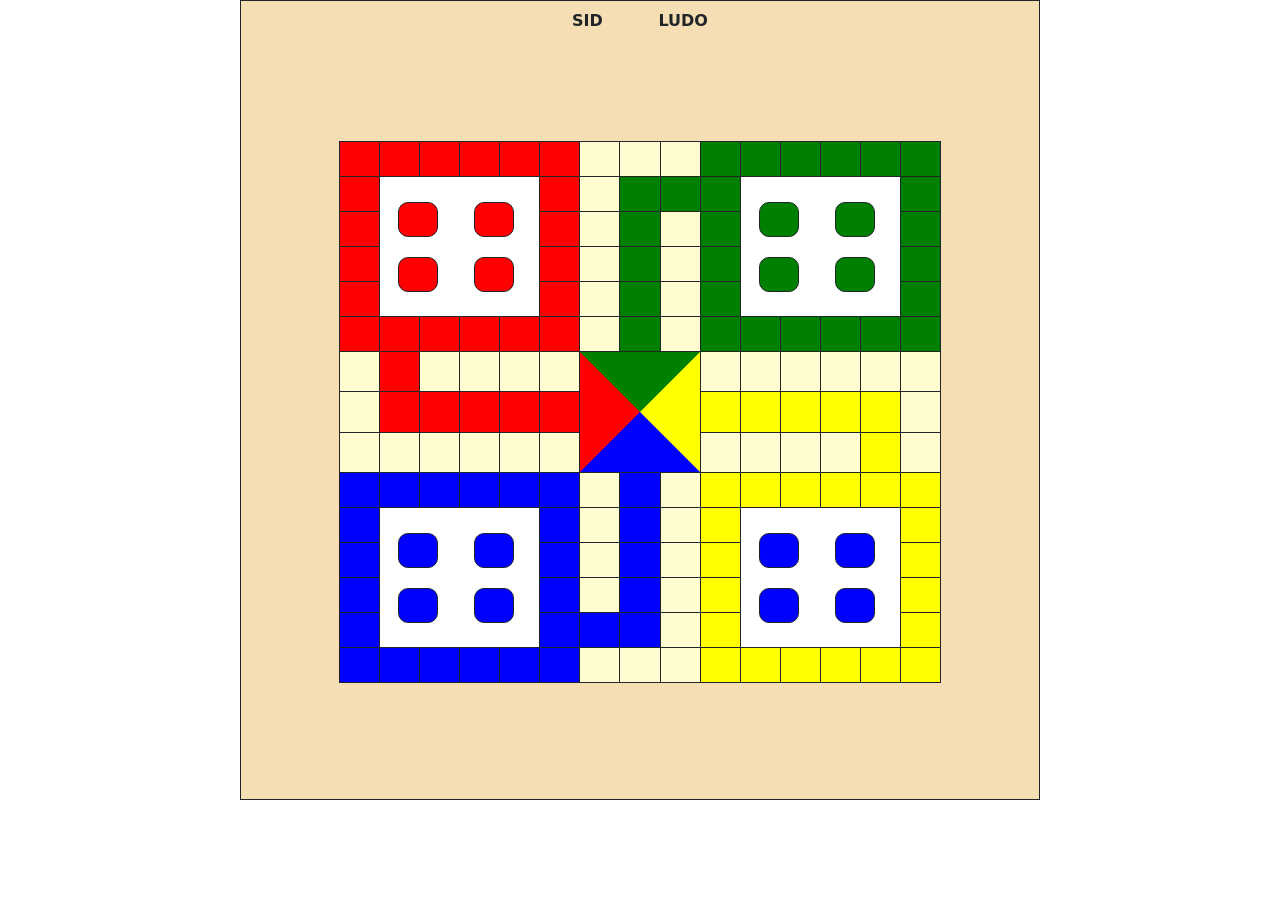
<file: pages/ludo.html>
<!doctype html>
<html lang="en">
  <head>
    <meta charset="utf-8">
    <meta name="viewport" content="width=device-width, initial-scale=1">
    <title>Bootstrap demo</title>
    <link href="https://cdn.jsdelivr.net/npm/bootstrap@5.3.7/dist/css/bootstrap.min.css" rel="stylesheet" integrity="sha384-LN+7fdVzj6u52u30Kp6M/trliBMCMKTyK833zpbD+pXdCLuTusPj697FH4R/5mcr" crossorigin="anonymous">
    <style>
       .main_box{
  width:800px;
  height:800px;
  border:1px solid;
  margin:0px auto;
  word-spacing: 50px;
  text-align:center;
  line-height:40px;
  background:#F5DEB3;;
}



*{
  margin:0px;
  padding:0px;
}

table,td{
          border:1px solid;
          border-collapse:collapse;
      }

td{
  width:40px;
  height:35px;
  border:0.1px solid;
}

table{
  background: #FFFDD0;
  margin:100px auto;
}

:root{

  --bgred: red;
  --bggreen: green;
  --bgyellow: yellow;
  --bgblue: blue;
}

.red{
  width:40px;
  height:35px;
  border:1px solid;
  
  margin:10px 18px;
  border-radius:10px;
  background:red;
  float:left;

}

.green{
  width:40px;
  height:35px;
  border:1px solid;
  float:left;
  margin:10px 18px;
  border-radius:10px;
  background:green;
}

.blue{
  width:40px;
  height:35px;
  border:1px solid;
  float:left;
  margin:10px 18px;
  border-radius:10px;
  background:blue;
}
.white{
  background:white;
}

.center{
  border-left:60px solid red;
  border-top: 60px solid green;
  border-bottom:60px solid blue;
  border-right:60px solid yellow;
} 

    </style>
  </head>
  <body>
<div class="main_box"><STRONG>SID LUDO</STRONG>
  <table>
    <!-- row 1 start-->
         <tr>
          <td style="background-color:var(--bgred)"></td>
          <td style="background:var(--bgred)"></td>
          <td style="background:var(--bgred)"></td>
          <td style="background:var(--bgred)"></td>
          <td style="background:var(--bgred)"></td>
          <td style="background:var(--bgred)"></td>
          <td></td>
          <td></td>
          <td></td>
          <td style="background-color:var(--bggreen)"></td>
          <td style="background-color:var(--bggreen)"></td>
          <td style="background-color:var(--bggreen)"></td>
          <td style="background-color:var(--bggreen)"></td>
          <td style="background-color:var(--bggreen)"></td>
          <td style="background-color:var(--bggreen)"></td>
         </tr>

        <!-- row 1 end-->

        <!--row 2 start-->
           <tr>
             <td style="background-color:var(--bgred)"></td>
             <td colspan="4" rowspan="4" class="white">
              <div class="red"></div>
              <div class="red"></div>
              <div class="red"></div>
              <div class="red"></div>
             </td>
              <td style="background-color:var(--bgred)"></td>
              <td></td>
             <td style="background-color:var(--bggreen)"></td>
             <td style="background-color:var(--bggreen)"></td>
              <td style="background-color:var(--bggreen)"></td>
              <td colspan="4" rowspan="4" class="white">
              <div class="green"></div>
              <div class="green"></div>
              <div class="green"></div>
              <div class="green"></div>
              <td style="background-color:var(--bggreen)"></td>
           </tr>

          <!--row 2 end-->

          <!--row 3 start-->

          <tr>

          <td style="background-color:var(--bgred)"></td>
           <td style="background-color:var(--bgred)"></td>
           <td></td>
           <td style="background-color:var(--bggreen)"></td>
           <td></td>
           <td style="background-color:var(--bggreen)"></td>
           <td style="background-color:var(--bggreen)"></td>

      </tr>

          <!-- row 3 end-->

          <!-- row 4 start-->

          <tr>

          <td style="background-color:var(--bgred)"></td>
           <td style="background-color:var(--bgred)"></td><td></td>
           <td style="background-color:var(--bggreen)"></td>
           <td></td>
           <td style="background-color:var(--bggreen)"></td>
           <td style="background-color:var(--bggreen)"></td>

      </tr>

      <!-- row 4 end-->

      <!-- row 5 start-->

      <tr>
        <td style="background-color:var(--bgred)"></td>
         <td style="background-color:var(--bgred)"></td>
         <td></td>
           <td style="background-color:var(--bggreen)"></td>
           <td></td>
           <td style="background-color:var(--bggreen)"></td>
           <td style="background-color:var(--bggreen)"></td>
      </tr>

      <!-- row 5 end-->

      <!-- row 6 start-->
      <tr>
        <td style="background-color:var(--bgred)"></td>
        <td style="background-color:var(--bgred)"></td>
        <td style="background-color:var(--bgred)"></td>
        <td style="background-color:var(--bgred)"></td>
        <td style="background-color:var(--bgred)"></td>
        <td style="background-color:var(--bgred)"></td>
        <td></td>
           <td style="background-color:var(--bggreen)"></td>
           <td></td>
           <td style="background-color:var(--bggreen)"></td>
           <td style="background-color:var(--bggreen)"></td>
           <td style="background-color:var(--bggreen)"></td>
           <td style="background-color:var(--bggreen)"></td>
           <td style="background-color:var(--bggreen)"></td>
           <td style="background-color:var(--bggreen)"></td>
      </tr>
      <!-- row 6 end-->
          
          <!-- row 7 start-->
          <tr>
          <td></td>
            <td style="background-color:var(--bgred)"></td>
            <td></td>
            <td></td>
            <td></td>
            <td></td>
            <td colspan="3" rowspan="3">
              <div class="center"></div>
              
            </td>
            <td></td>
            <td></td>
            <td></td>
            <td></td>
            <td></td>
            <td></td>
            
          </tr>
          <!-- row 7 end-->

          <!-- row 8 start-->
          <tr>
            <td></td>
            <td style="background-color:var(--bgred)"></td>
            <td style="background-color:var(--bgred)"></td>
            <td style="background-color:var(--bgred)"></td>
            <td style="background-color:var(--bgred)"></td>
            <td style="background-color:var(--bgred)"></td>
            <td style="background-color:var(--bgyellow)"></td>

            <td style="background-color:var(--bgyellow)"></td>

            <td style="background-color:var(--bgyellow)"></td>
            <td style="background-color:var(--bgyellow)"></td>
            <td style="background-color:var(--bgyellow)"></td>
            <td></td>
            
          </tr>

          <!-- row 8 end-->

          <!-- row 9 start-->

          <tr>
            <td></td>
            <td></td>
            <td></td>
            <td></td>
            <td></td>
            <td></td>
            <td></td>
            <td></td>
            <td></td>
            <td></td>
              <td style="background-color:var(--bgyellow)"></td>
              <td></td>
          </tr>

          <!-- row 9 end -->

          <!-- row 10 start-->
          <tr>
            <td style="background-color:var(--bgblue)"></td>
            <td style="background-color:var(--bgblue)"></td>
            <td style="background-color:var(--bgblue)"></td>
            <td style="background-color:var(--bgblue)"></td>
            <td style="background-color:var(--bgblue)"></td>
            <td style="background-color:var(--bgblue)"></td>
            <td></td>
            <td style="background-color:var(--bgblue)"></td>
            <td></td>
            <td style="background-color:var(--bgyellow)"></td>
            <td style="background-color:var(--bgyellow)"></td>
            <td style="background-color:var(--bgyellow)"></td>
            <td style="background-color:var(--bgyellow)"></td>
            <td style="background-color:var(--bgyellow)"></td>
            <td style="background-color:var(--bgyellow)"></td>
          </tr>

          <!-- row 10 end-->

          <!-- row 11 start -->

            <tr>
              <td style="background-color:var(--bgblue)"></td>
               <td colspan="4" rowspan="4" class="white">
              <div class="blue"></div>
              <div class="blue"></div>
              <div class="blue"></div>
              <div class="blue"></div>
             </td>
             <td style="background-color:var(--bgblue)"></td>
             <td></td>
              <td style="background-color:var(--bgblue)"></td>
              <td></td>
              <td style="background-color:var(--bgyellow)"></td>
              <td colspan="4" rowspan="4" class="white">
              <div class="blue"></div>
              <div class="blue"></div>
              <div class="blue"></div>
              <div class="blue"></div>
               <td style="background-color:var(--bgyellow)"></td>



         </tr>

         <!-- row 11 end-->

         <!-- row 12 start-->

         <tr>
          <td style="background-color:var(--bgblue)"></td>
          <td style="background-color:var(--bgblue)"></td>
          <td></td>
          <td style="background-color:var(--bgblue)"></td>
          <td></td>
          <td style="background-color:var(--bgyellow)"></td>
          <td style="background-color:var(--bgyellow)"></td>
         </tr>

         <!-- row 12 end-->

         <!-- row 13 start-->


          <tr>
          <td style="background-color:var(--bgblue)"></td>
          <td style="background-color:var(--bgblue)"></td>
          <td></td>
          <td style="background-color:var(--bgblue)"></td>
          <td></td>
          <td style="background-color:var(--bgyellow)"></td>
          <td style="background-color:var(--bgyellow)"></td>
         </tr>

        <!-- row 13 end-->

        <!-- row 14 start-->

         <tr>
          <td style="background-color:var(--bgblue)"></td>
          <td style="background-color:var(--bgblue)"></td>
          <td style="background-color:var(--bgblue)"></td>
          <td style="background-color:var(--bgblue)"></td>
          <td></td>
          <td style="background-color:var(--bgyellow)"></td>
          <td style="background-color:var(--bgyellow)"></td>
         </tr>

         <!-- row 14 end-->

         <!-- row 15 start-->

          <tr>
          <td style="background-color:var(--bgblue)"></td>
          <td style="background-color:var(--bgblue)"></td><td style="background-color:var(--bgblue)"></td><td style="background-color:var(--bgblue)"></td><td style="background-color:var(--bgblue)"></td><td style="background-color:var(--bgblue)"></td>
          <td></td>
          <td></td>
          <td></td>
          <td style="background-color:var(--bgyellow)"></td>
          <td style="background-color:var(--bgyellow)"></td>
          <td style="background-color:var(--bgyellow)"></td>
          <td style="background-color:var(--bgyellow)"></td>
          <td style="background-color:var(--bgyellow)"></td>
          <td style="background-color:var(--bgyellow)"></td>

         </tr>

         <!-- row 15 end-->
     </table>



     



</div>
    <script src="https://cdn.jsdelivr.net/npm/bootstrap@5.3.7/dist/js/bootstrap.bundle.min.js" integrity="sha384-ndDqU0Gzau9qJ1lfW4pNLlhNTkCfHzAVBReH9diLvGRem5+R9g2FzA8ZGN954O5Q" crossorigin="anonymous"></script>
  </body>
</html>
</file>
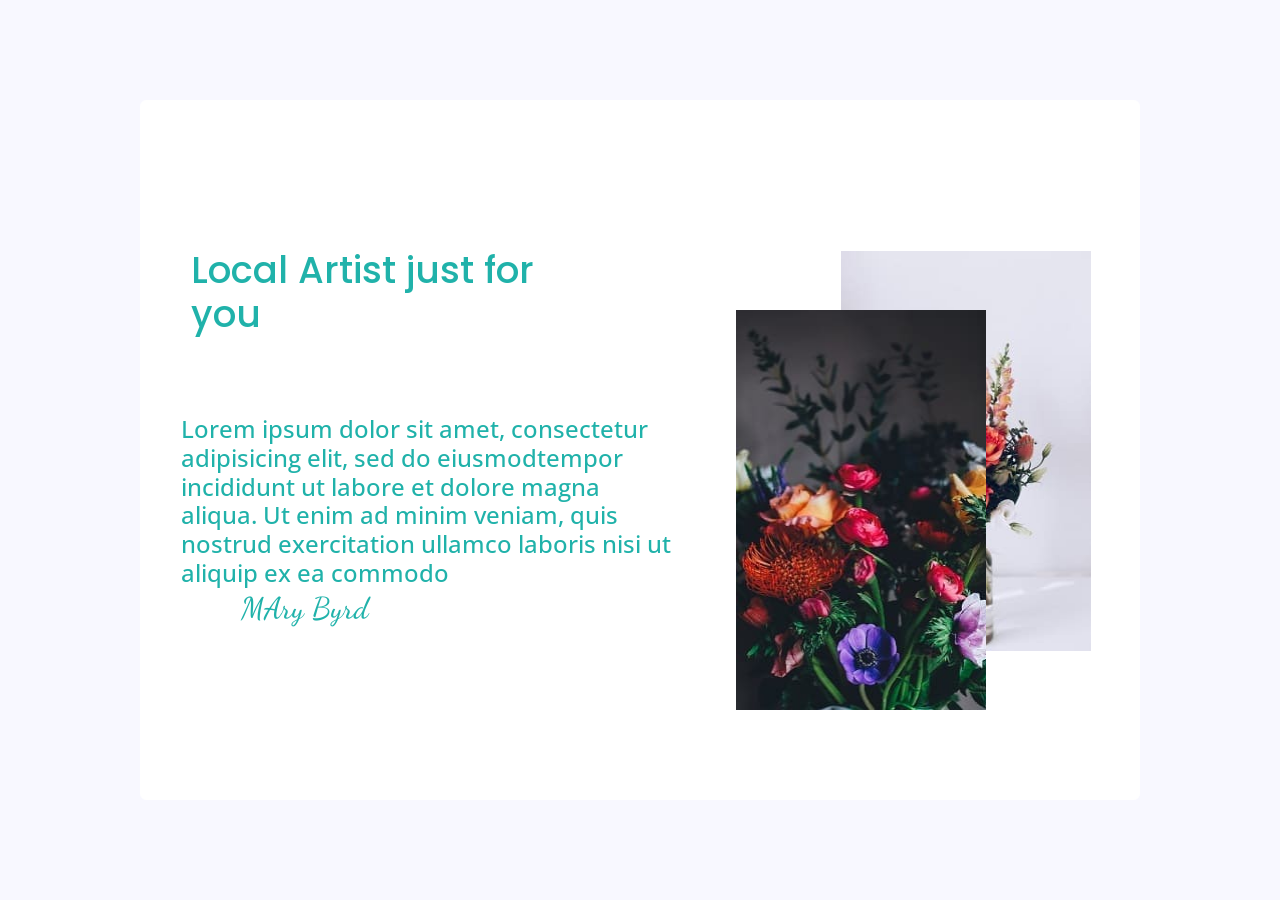
<file: pages/webseit.html>
<!doctype html>
<html lang="en">
  <head>
    <meta charset="utf-8">
    <meta name="viewport" content="width=device-width, initial-scale=1">
    <title>Bootstrap demo</title>
    <link href="https://cdn.jsdelivr.net/npm/bootstrap@5.3.7/dist/css/bootstrap.min.css" rel="stylesheet" integrity="sha384-LN+7fdVzj6u52u30Kp6M/trliBMCMKTyK833zpbD+pXdCLuTusPj697FH4R/5mcr" crossorigin="anonymous">
    <!-- para fotnt -->
  <link href="https://fonts.googleapis.com/css2?family=Cormorant+Garamond:ital,wght@0,300..700;1,300..700&family=Libertinus+Mono&display=swap" rel="stylesheet">
  <!-- heading font -->
  <link href="https://fonts.googleapis.com/css2?family=Dancing+Script&family=Open+Sans&family=Poppins&display=swap" rel="stylesheet">

  <style>
    body{
      background-color: ghostwhite;
    }
    .card{
      width: 1000px;
      height: 700px;
      border: 1px solid white;
      margin: 100px auto;
      background-color:WHITE;
      position: relative;
    }
    .card .img1{
      width: 300px;
      height: 400px;
      float: left;
      position: absolute;
      top: calc(150px);
      left: calc(700px);
    }

    .card img{
      width: 250px;
      height: 400px;
    }


    .card .img2{
      width: 300px;
      height: 400px;
      
      position: absolute;
      left: calc(595px);
      top: calc(30%);

    }
    h1{
      max-width: 400px;
      position: absolute;
      left: calc(5%);
      top: calc(21%);
      font-family: 'Poppins', sans-serif;
      color: lightseagreen;
             font-size: 37PX;
    }
    h4{
      max-width:500px ;
      position: absolute;
      top: 45%;
      left: 2%;
      color: lightseagreen;
     font-family: 'Open Sans', sans-serif;
     margin:0px 20px;
      
    }
    h5{
      max-width:500px ;
      position: absolute;
      top: 60%;
      left: 4%;
      color: lightseagreen;
     font-family: "Libertinus Mono", monospace;
     margin:0px 20px;
      
    }
    h3{
       font-family: 'Dancing Script', cursive;
       color: lightseagreen;
       position: absolute;
       top: calc(70%);
       left: 10%;
       font-size: 30px;
    }


  </style>

  </head>
  <body>

    

<div class="card">
  <h1>Local Artist just for 
        you</h1>
<h4>     Lorem ipsum dolor sit amet, 
       consectetur adipisicing elit, 
       sed do eiusmodtempor 
       incididunt 
     ut labore et dolore magna
     aliqua. Ut enim ad minim veniam,
    quis nostrud exercitation ullamco 
    laboris nisi ut aliquip ex ea commodo



  </h4>


  
  <h3>MAry Byrd</h3>
  <div class="img1">
    <img src="../image/photo1.jpg">
  </div>
  <div class="img2">
    <img src="../image/photo2.jpg">
  </div>
  
</div>
<!-- <div align="right"><a href="card2.html" target="new_">next page</a></div> -->




    
    <script src="https://cdn.jsdelivr.net/npm/bootstrap@5.3.7/dist/js/bootstrap.bundle.min.js" integrity="sha384-ndDqU0Gzau9qJ1lfW4pNLlhNTkCfHzAVBReH9diLvGRem5+R9g2FzA8ZGN954O5Q" crossorigin="anonymous"></script>
  </body>
</html>
</file>
<file: a.css>
:root{--ac:#f0b429;--ac2:#e05c2a;--dk:#0d0d0d;--dk2:#161616;--dk3:#1e1e1e;--bd:rgba(255,255,255,0.07);--mt:#777}
    *,*::before,*::after{box-sizing:border-box}
    html{scroll-behavior:smooth}
    body{background:var(--dk);color:#ddd;font-family:'DM Sans',sans-serif;overflow-x:hidden;-webkit-font-smoothing:antialiased}
    h1,h2,h3,h4,h5,h6{font-family:'Syne',sans-serif}
    a{text-decoration:none;color:inherit}
    ::selection{background:rgba(240,180,41,.22);color:#fff}
    ::-webkit-scrollbar{width:5px}::-webkit-scrollbar-track{background:var(--dk)}::-webkit-scrollbar-thumb{background:var(--dk3);border-radius:3px}

    /* CURSOR */
    #cg{pointer-events:none;position:fixed;width:340px;height:340px;border-radius:50%;background:radial-gradient(circle,rgba(240,180,41,.06) 0%,transparent 70%);transform:translate(-50%,-50%);z-index:0;transition:left .09s linear,top .09s linear}

    /* NAVBAR */
    #navbar{position:fixed;top:0;left:0;right:0;z-index:999}
    .nav-inner{display:flex;align-items:center;justify-content:space-between;padding:20px 0;transition:padding .3s}
    #navbar.scrolled{background:rgba(13,13,13,.95);backdrop-filter:blur(14px);border-bottom:1px solid var(--bd)}
    #navbar.scrolled .nav-inner{padding:12px 0}
    .nav-brand{font-family:'Syne',sans-serif;font-weight:800;font-size:1.5rem;color:var(--ac);letter-spacing:-1px;flex-shrink:0}
    .nav-links{display:flex;align-items:center;gap:0;flex-wrap:nowrap}
    .nav-links a{color:#f5f5f5;font-size:.78rem;letter-spacing:.055em;text-transform:uppercase;padding:6px 9px;position:relative;transition:color .25s;white-space:nowrap}
    .nav-links a::after{content:'';position:absolute;bottom:0;left:9px;width:0;height:1.5px;background:var(--ac);transition:width .25s}
    .nav-links a:hover{color:#fff}.nav-links a:hover::after{width:calc(100% - 18px)}
    #ham-btn{display:none;background:none;border:none;color:#aaa;font-size:1.5rem;cursor:pointer;padding:4px 6px;line-height:1}
    #mob-menu{display:none;flex-direction:column;border-top:1px solid var(--bd);padding:12px 0 8px;background:rgba(13,13,13,.97)}
    #mob-menu a{color:#999;font-size:.85rem;letter-spacing:.06em;text-transform:uppercase;padding:10px 2px;border-bottom:1px solid var(--bd);transition:color .2s}
    #mob-menu a:last-child{border-bottom:none}
    #mob-menu a:hover{color:var(--ac)}
    #mob-menu.open{display:flex}
    @media(max-width:1100px){.nav-links a{font-size:.72rem;padding:6px 7px}}
    @media(max-width:991px){.nav-links{display:none}#ham-btn{display:block}}

    /* HERO */
    #home{min-height:100vh;display:flex;align-items:center;position:relative;overflow:hidden;padding-top:80px}
    .hero-grid{position:absolute;inset:0;pointer-events:none;background-image:linear-gradient(var(--bd) 1px,transparent 1px),linear-gradient(90deg,var(--bd) 1px,transparent 1px);background-size:56px 56px;mask-image:radial-gradient(ellipse 70% 60% at 50% 40%,#000 20%,transparent 75%)}
    .hero-glow{position:absolute;inset:0;pointer-events:none;background:radial-gradient(ellipse 70% 55% at 65% 50%,rgba(240,180,41,.055) 0%,transparent 60%),radial-gradient(ellipse 40% 60% at 15% 70%,rgba(224,92,42,.035) 0%,transparent 55%)}
    .hero-tag{display:inline-flex;align-items:center;gap:7px;background:rgba(240,180,41,.1);border:1px solid rgba(240,180,41,.28);color:var(--ac);font-size:.76rem;letter-spacing:.11em;text-transform:uppercase;padding:5px 14px;border-radius:20px;margin-bottom:22px}
    .hero-tag span{width:7px;height:7px;border-radius:50%;background:var(--ac);animation:pulse 2s infinite}
    @keyframes pulse{0%,100%{opacity:1}50%{opacity:.3}}
    .hero-name{font-size:clamp(2.8rem,8.5vw,6.8rem);font-weight:800;line-height:.95;letter-spacing:-3px;color:#fff}
    .hero-name em{color:var(--ac);font-style:normal}
    .hero-role{margin-top:14px;font-size:clamp(.95rem,2.5vw,1.15rem);color:var(--mt);font-weight:300;min-height:30px}
    #typing-text{color:var(--ac)}
    .hero-desc{max-width:460px;color:#666;font-size:.92rem;line-height:1.82;margin-top:18px}
    .btn-gold{display:inline-flex;align-items:center;gap:7px;background:var(--ac);color:#0d0d0d;font-family:'Syne',sans-serif;font-weight:700;padding:11px 26px;border-radius:5px;border:none;font-size:.87rem;cursor:pointer;transition:background .25s,transform .25s,box-shadow .25s}
    .btn-gold:hover{background:#fff;transform:translateY(-2px);box-shadow:0 10px 28px rgba(240,180,41,.22);color:#0d0d0d}
    .btn-ghost{display:inline-flex;align-items:center;gap:7px;background:transparent;color:#ccc;font-family:'Syne',sans-serif;font-weight:600;padding:10px 26px;border-radius:5px;border:1px solid var(--bd);font-size:.87rem;cursor:pointer;transition:border-color .25s,color .25s,transform .25s}
    .btn-ghost:hover{border-color:var(--ac);color:var(--ac);transform:translateY(-2px)}
    .hero-stats{display:flex;align-items:center;gap:24px;margin-top:46px;flex-wrap:wrap}
    .stat-val{font-family:'Syne',sans-serif;font-size:2rem;font-weight:800;color:var(--ac);line-height:1}
    .stat-lbl{font-size:.7rem;color:var(--mt);text-transform:uppercase;letter-spacing:.08em;margin-top:3px}
    .stat-sep{width:1px;height:42px;background:var(--bd)}

    /* SECTIONS */
    section{padding:88px 0;position:relative}
    .s-label{display:block;font-size:.7rem;letter-spacing:.18em;text-transform:uppercase;color:var(--ac);font-family:'Syne',sans-serif;margin-bottom:8px}
    .s-title{font-size:clamp(1.85rem,4vw,2.85rem);font-weight:800;color:#fff;line-height:1.08}
    .s-line{width:38px;height:3px;border-radius:2px;background:linear-gradient(90deg,var(--ac),var(--ac2));margin-top:14px}
    .c-card{background:var(--dk2);border:1px solid var(--bd);border-radius:12px;transition:border-color .3s,transform .3s,box-shadow .3s}
    .c-card:hover{border-color:rgba(240,180,41,.22);transform:translateY(-5px);box-shadow:0 16px 40px rgba(0,0,0,.4)}
    .icon-box{width:46px;height:46px;border-radius:10px;flex-shrink:0;display:flex;align-items:center;justify-content:center;font-size:1.2rem;color:var(--ac);background:rgba(240,180,41,.09);border:1px solid rgba(240,180,41,.18)}

    /* ABOUT */
    #about{background:var(--dk2)}
    .about-frame{position:relative;display:inline-block;max-width:310px;width:100%}
    .about-frame::before{content:'';position:absolute;inset:-5px;border-radius:15px;background:linear-gradient(135deg,var(--ac),var(--ac2));z-index:0}
    .about-ph{position:relative;z-index:1;width:100%;height:350px;border-radius:11px;background:var(--dk3);display:flex;align-items:center;justify-content:center;font-size:4.5rem;color:#444}
    .about-frame img{position:relative;z-index:1;width:100%;border-radius:11px;display:block}
    .info-chip{display:inline-flex;align-items:center;gap:7px;background:var(--dk3);border:1px solid var(--bd);border-radius:6px;padding:7px 13px;font-size:.82rem;color:#bbb;margin:3px}
    .info-chip i{color:var(--ac)}

    /* SKILLS */
    #skills{background:var(--dk)}
    .skill-pill{display:inline-block;background:var(--dk3);border:1px solid var(--bd);border-radius:18px;padding:4px 13px;font-size:.79rem;color:#aaa;margin:3px;transition:all .2s}
    .skill-pill:hover{background:rgba(240,180,41,.1);border-color:rgba(240,180,41,.28);color:var(--ac)}
    .pb-wrap{background:var(--dk3);border-radius:4px;height:5px;overflow:hidden}
    .pb-fill{height:100%;width:0;background:linear-gradient(90deg,var(--ac),var(--ac2));border-radius:4px;transition:width 1.6s cubic-bezier(.4,0,.2,1)}

    /* EXPERIENCE */
    #experience{background:var(--dk2)}
    .tl{position:relative;padding-left:28px}
    .tl::before{content:'';position:absolute;left:7px;top:8px;bottom:0;width:1px;background:linear-gradient(to bottom,var(--ac),transparent)}
    .tl-item{position:relative;margin-bottom:34px}
    .tl-dot{position:absolute;left:-24px;top:5px;width:13px;height:13px;border-radius:50%;background:var(--dk2);border:2px solid var(--ac)}
    .tl-dot::after{content:'';position:absolute;inset:3px;background:var(--ac);border-radius:50%}
    .tl-date{font-size:.72rem;letter-spacing:.1em;text-transform:uppercase;color:var(--ac);font-family:'Syne',sans-serif;font-weight:600;margin-bottom:4px}
    .tl-role{font-family:'Syne',sans-serif;font-weight:700;font-size:1.03rem;color:#fff}
    .tl-co{font-size:.84rem;color:var(--mt);margin-bottom:8px}
    .tl-desc{font-size:.87rem;color:#5e5e5e;line-height:1.78}

    /* EDUCATION */
    #education{background:var(--dk)}
    .edu-year{font-size:.72rem;background:rgba(240,180,41,.11);color:var(--ac);border-radius:14px;padding:3px 10px;font-family:'Syne',sans-serif;font-weight:600;white-space:nowrap}

    /* PROJECTS */
    #projects{background:var(--dk2)}
    .proj-thumb{height:165px;display:flex;align-items:center;justify-content:center;font-size:3rem;background:var(--dk3);border-radius:11px 11px 0 0;position:relative;overflow:hidden}
    .proj-thumb::after{content:'';position:absolute;inset:0;background:linear-gradient(135deg,rgba(240,180,41,.06),rgba(224,92,42,.06))}
    .proj-body{padding:20px}
    .proj-title{font-family:'Syne',sans-serif;font-weight:700;color:#fff;margin-bottom:6px;font-size:.96rem}
    .proj-desc{font-size:.83rem;color:#5e5e5e;line-height:1.7}
    .tag{display:inline-block;font-size:.69rem;padding:3px 8px;border-radius:3px;font-family:'Syne',sans-serif;font-weight:600;letter-spacing:.04em;text-transform:uppercase;margin:2px}
    .tag-b{background:rgba(59,130,246,.11);color:#60a5fa}.tag-g{background:rgba(34,197,94,.11);color:#4ade80}.tag-p{background:rgba(168,85,247,.11);color:#c084fc}.tag-y{background:rgba(240,180,41,.11);color:var(--ac)}
    .proj-link{color:var(--ac);font-size:.83rem;font-family:'Syne',sans-serif;font-weight:600;display:inline-flex;align-items:center;gap:5px;transition:gap .25s}
    .proj-link:hover{gap:9px}

    /* BUSINESS */
    #business{background:var(--dk)}
    .biz-hero{background:linear-gradient(135deg,rgba(240,180,41,.07) 0%,rgba(207, 171, 158, 0.04) 100%);border:1px solid rgba(240,180,41,.14);border-radius:16px;padding:44px 36px}
    .offer-num{font-family:'Syne',sans-serif;font-size:2.3rem;font-weight:800;color:rgba(221, 162, 26, 0.14);line-height:1}
    .offer-title{font-family:'Syne',sans-serif;font-weight:700;color:#fff;margin-bottom:7px;font-size:.97rem}
    .offer-desc{font-size:.85rem;color:#d3d1d1;line-height:1.72}

    /* ACHIEVEMENTS */
    #achievements{background:var(--dk2)}
    .ach-card{cursor:pointer;padding:34px 24px;text-align:center;position:relative;overflow:hidden}
    .ach-card::before{content:'';position:absolute;inset:0;border-radius:12px;background:linear-gradient(135deg,rgba(240,180,41,.04),rgba(224,92,42,.03));opacity:0;transition:opacity .3s}
    .ach-card:hover::before{opacity:1}
    .ach-icon{width:62px;height:62px;border-radius:14px;margin:0 auto 16px;display:flex;align-items:center;justify-content:center;font-size:1.65rem;background:rgba(240,180,41,.1);border:1px solid rgba(240,180,41,.22);color:var(--ac)}
    .ach-title{font-family:'Syne',sans-serif;font-weight:800;color:#fff;font-size:1.02rem;margin-bottom:5px}
    .ach-sub{font-size:.81rem;color:var(--mt)}
    .ach-hint{font-size:.74rem;color:var(--ac);margin-top:13px;letter-spacing:.06em;text-transform:uppercase;display:flex;align-items:center;justify-content:center;gap:5px}

    /* SERVICES */
    #services{background:var(--dk)}
    .svc-card{cursor:pointer;padding:28px 22px;text-align:center}
    .svc-icon{width:54px;height:54px;border-radius:12px;margin:0 auto 14px;display:flex;align-items:center;justify-content:center;font-size:1.35rem;color:var(--ac);background:rgba(240,180,41,.09);border:1px solid rgba(240,180,41,.18)}
    .svc-title{font-family:'Syne',sans-serif;font-weight:700;color:#fff;font-size:.95rem;margin-bottom:8px}
    .svc-desc{font-size:.82rem;color:#5e5e5e;line-height:1.7}
    .svc-hint{font-size:.73rem;color:var(--ac);margin-top:12px;letter-spacing:.06em;text-transform:uppercase;display:flex;align-items:center;justify-content:center;gap:5px}

    /* CONTACT */
    #contact{background:var(--dk2)}
    .ct-box{background:var(--dk3);border:1px solid var(--bd);border-radius:14px;padding:34px}
    .ct-item{display:flex;align-items:center;gap:14px;padding:14px 0;border-bottom:1px solid var(--bd);text-decoration:none;border-radius:8px;transition:padding-left .2s}
    .ct-item:last-child{border-bottom:none}
    .ct-item:hover{padding-left:4px}
    .ct-item:hover .ct-icon{background:rgba(240,180,41,.2)}
    .ct-icon{width:44px;height:44px;border-radius:10px;flex-shrink:0;display:flex;align-items:center;justify-content:center;color:var(--ac);font-size:1.1rem;background:rgba(240,180,41,.09);border:1px solid rgba(240,180,41,.17);transition:background .2s}
    .ct-lbl{font-size:.71rem;color:var(--mt);text-transform:uppercase;letter-spacing:.08em}
    .ct-val{font-size:.89rem;color:#ddd}

    /* OVERLAY */
    .overlay-page{position:fixed;inset:0;z-index:2000;background:var(--dk);overflow-y:auto;opacity:0;visibility:hidden;transition:opacity .35s,visibility .35s}
    .overlay-page.open{opacity:1;visibility:visible}
    .overlay-inner{max-width:860px;margin:0 auto;padding:60px 24px 80px}
    .overlay-back{display:inline-flex;align-items:center;gap:8px;color:var(--ac);font-family:'Syne',sans-serif;font-weight:600;font-size:.87rem;text-transform:uppercase;letter-spacing:.06em;cursor:pointer;margin-bottom:38px;background:none;border:none;padding:0;transition:gap .25s}
    .overlay-back:hover{gap:12px}
    .overlay-title{font-size:clamp(1.9rem,5vw,3rem);font-weight:800;color:#fff;margin-bottom:8px}
    .overlay-subtitle{color:var(--mt);font-size:.93rem;margin-bottom:38px}
    .ach-entry{background:var(--dk2);border:1px solid var(--bd);border-radius:12px;padding:22px 24px;margin-bottom:14px;display:flex;align-items:flex-start;gap:15px;transition:border-color .3s}
    .ach-entry:hover{border-color:rgba(240,180,41,.25)}
    .ach-badge{min-width:42px;height:42px;border-radius:10px;background:rgba(240,180,41,.1);border:1px solid rgba(240,180,41,.2);display:flex;align-items:center;justify-content:center;font-size:1.15rem;color:var(--ac)}
    .ach-e-year{font-size:.71rem;color:var(--ac);font-family:'Syne',sans-serif;font-weight:600;text-transform:uppercase;letter-spacing:.08em;margin-bottom:4px}
    .ach-e-title{font-family:'Syne',sans-serif;font-weight:700;color:#fff;margin-bottom:5px}
    .ach-e-desc{font-size:.85rem;color:#5e5e5e;line-height:1.75}
    .svc-entry{background:var(--dk2);border:1px solid var(--bd);border-radius:12px;padding:26px 24px;margin-bottom:14px;transition:border-color .3s}
    .svc-entry:hover{border-color:rgba(240,180,41,.25)}
    .svc-e-title{font-family:'Syne',sans-serif;font-weight:700;color:#fff;font-size:1.06rem;margin-bottom:7px}
    .svc-e-desc{font-size:.87rem;color:#5e5e5e;line-height:1.8;margin-bottom:10px}
    .svc-price{font-family:'Syne',sans-serif;font-size:1.28rem;font-weight:800;color:var(--ac)}
    .svc-price small{font-size:.69rem;color:var(--mt);font-family:'DM Sans',sans-serif;font-weight:400;margin-left:4px}
    .svc-features{list-style:none;padding:0;margin:10px 0 0}
    .svc-features li{font-size:.83rem;color:#666;padding:4px 0;display:flex;align-items:center;gap:8px}
    .svc-features li::before{content:'✓';color:var(--ac);font-weight:700}

    /* FOOTER */
    footer{background:var(--dk2);border-top:1px solid var(--bd);padding:26px 0;text-align:center}
    footer p{font-size:.82rem;color:var(--mt)}
    .ft-links a{color:var(--mt);font-size:1.15rem;margin:0 8px;transition:color .2s}.ft-links a:hover{color:var(--ac)}

    /* MODAL */
    .modal-content{background:var(--dk2)!important;border:1px solid var(--bd)!important}
    .modal-header{border-bottom:1px solid var(--bd)!important}.modal-footer{border-top:1px solid var(--bd)!important}
    .modal-title{color:#fff!important;font-family:'Syne',sans-serif!important}

    /* ANIMATIONS */
    .fu{opacity:0;transform:translateY(34px);transition:opacity .6s ease,transform .6s ease}
    .fu.vis{opacity:1;transform:none}
    .fd1{transition-delay:.1s}.fd2{transition-delay:.2s}.fd3{transition-delay:.3s}

    /* RESPONSIVE */
    @media(max-width:767px){section{padding:62px 0}.biz-hero{padding:26px 18px}.ct-box{padding:22px 16px}.overlay-inner{padding:38px 14px 60px}.hero-name{letter-spacing:-1.5px}.hero-stats{gap:16px}}
    @media(max-width:480px){.btn-gold,.btn-ghost{padding:10px 18px;font-size:.83rem}}
</file>
